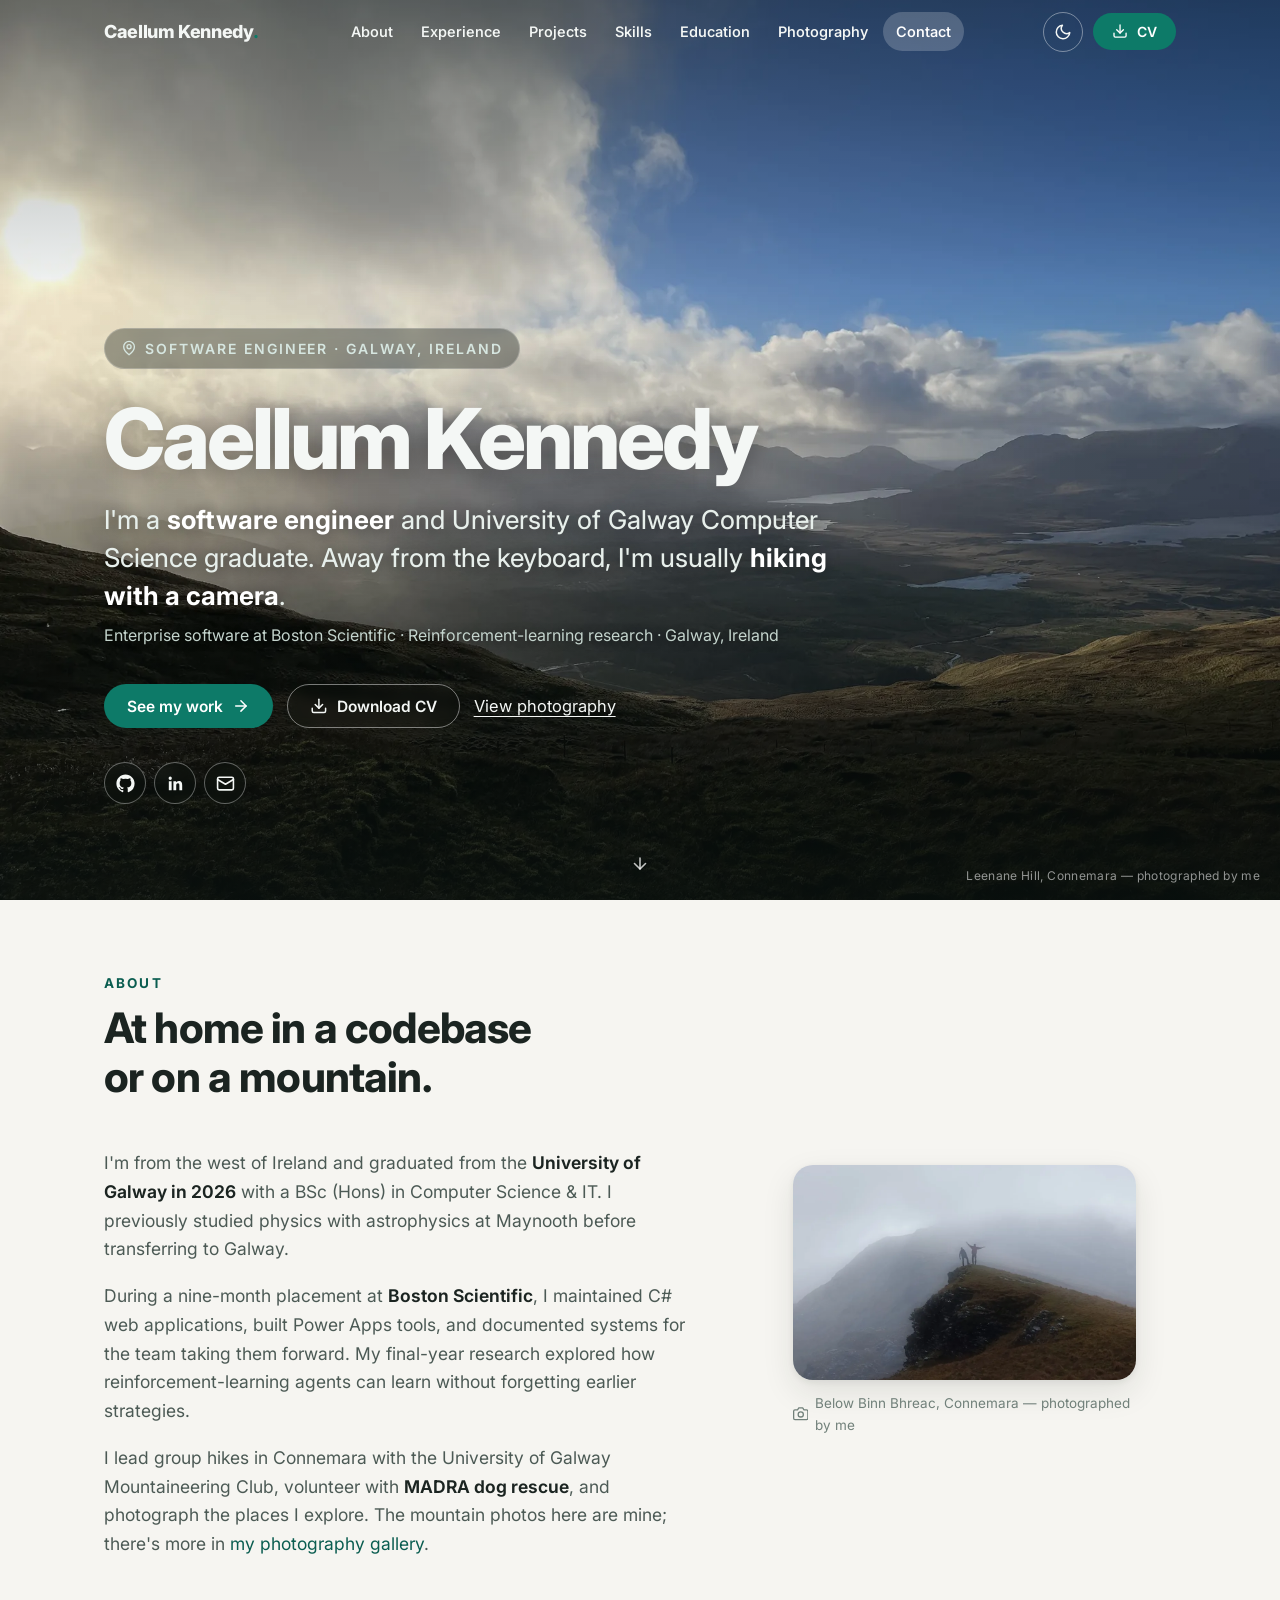
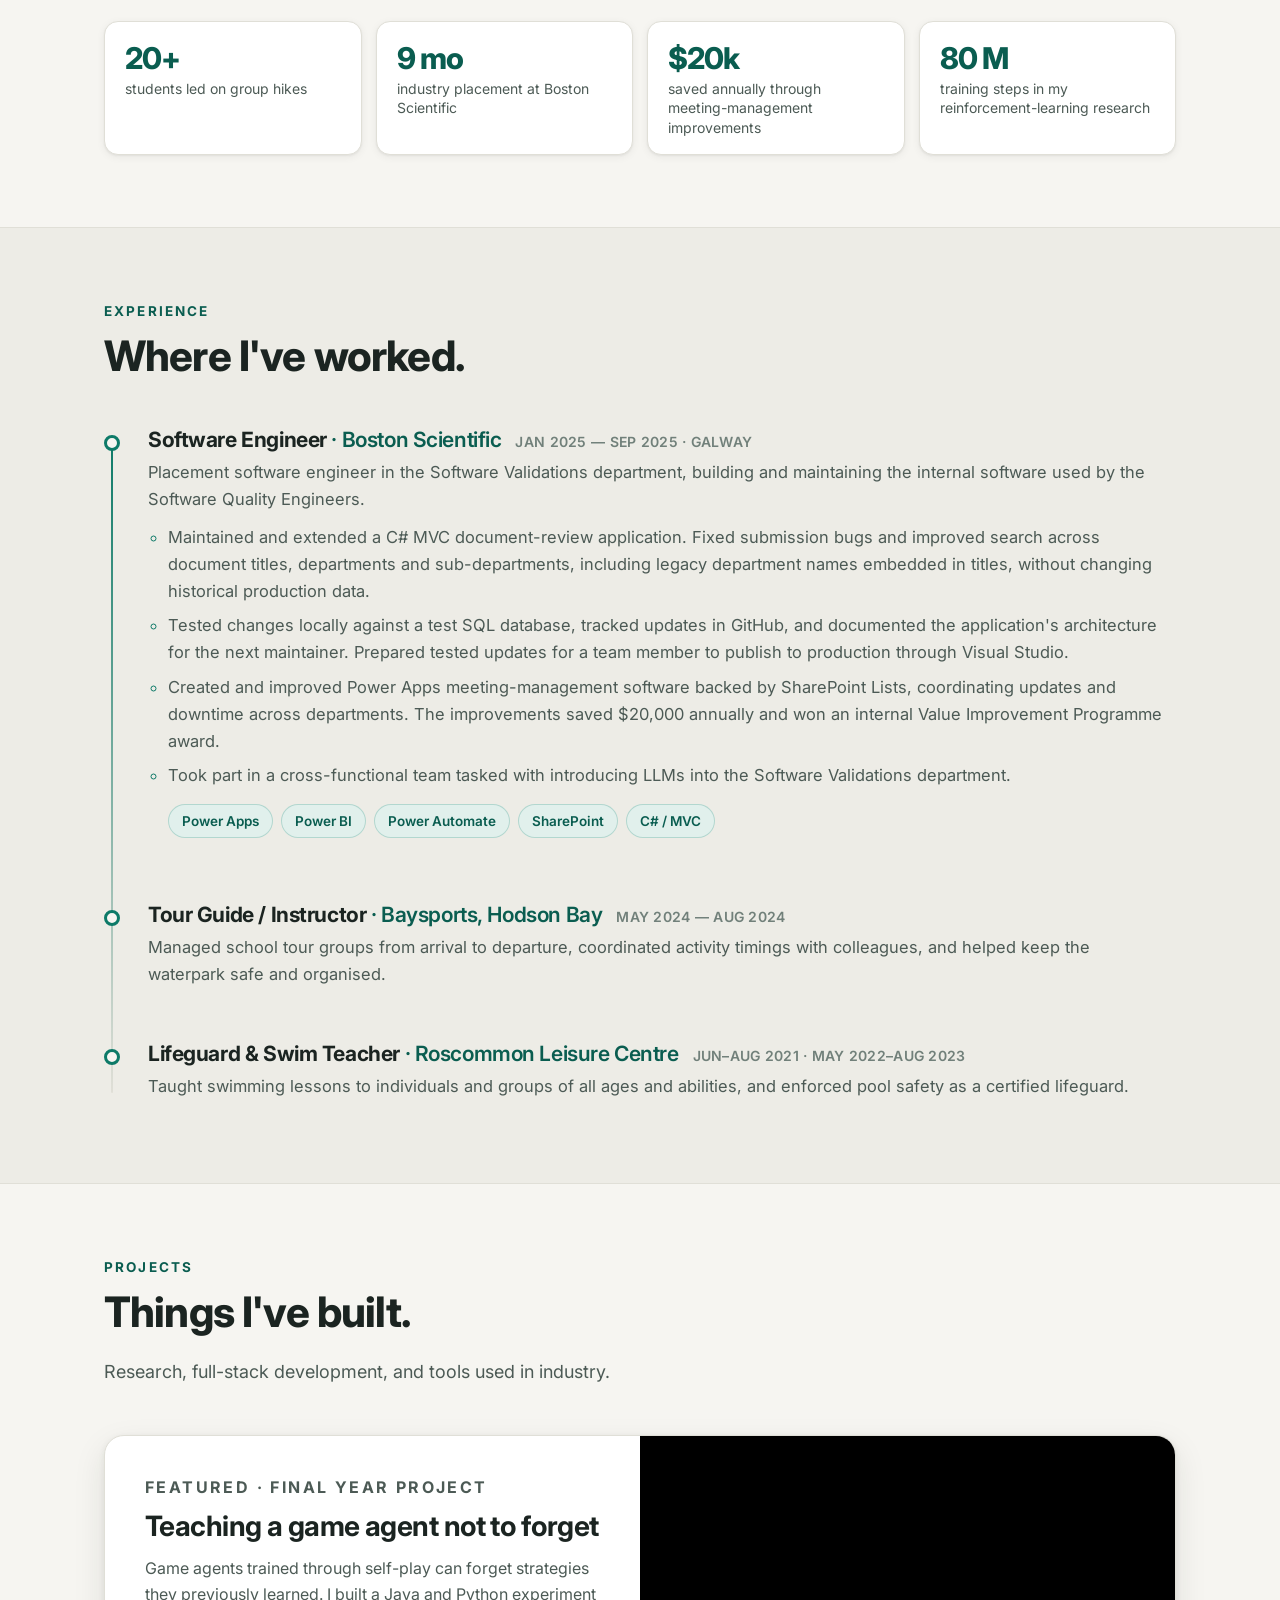
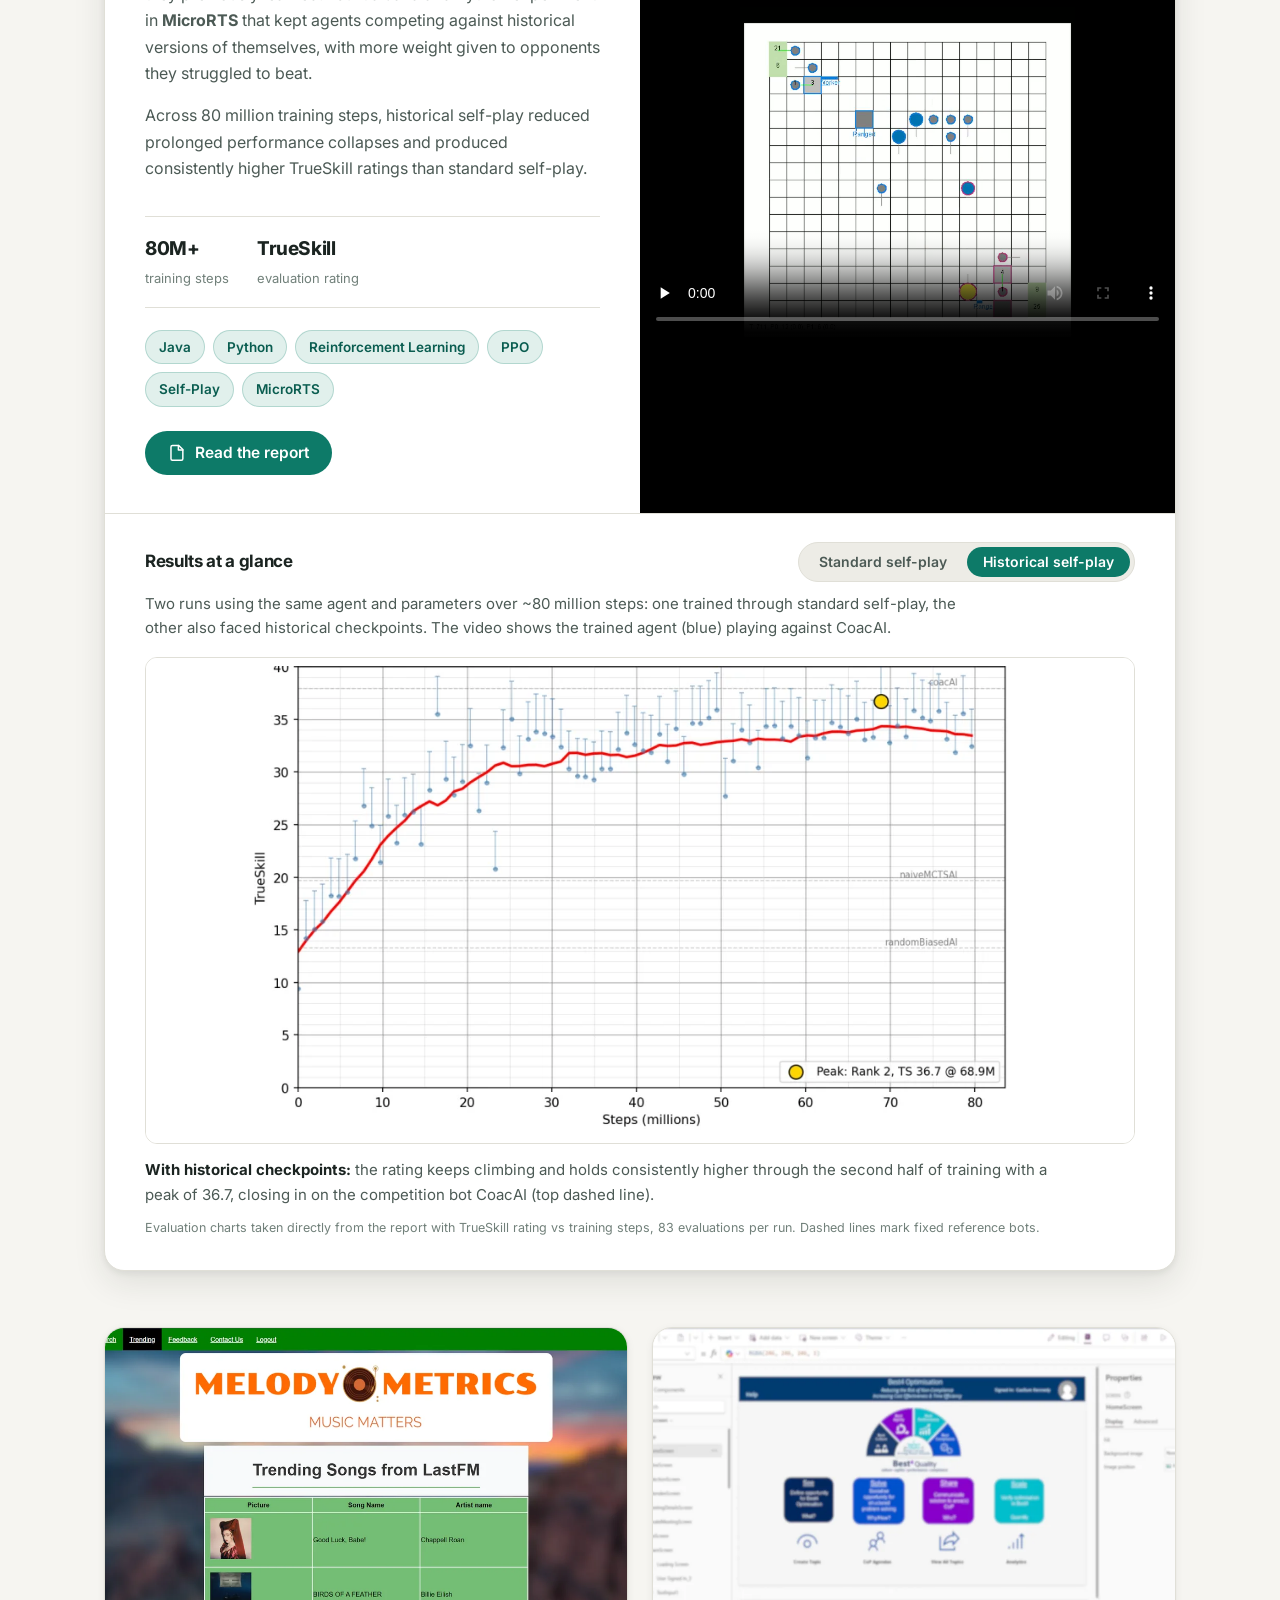
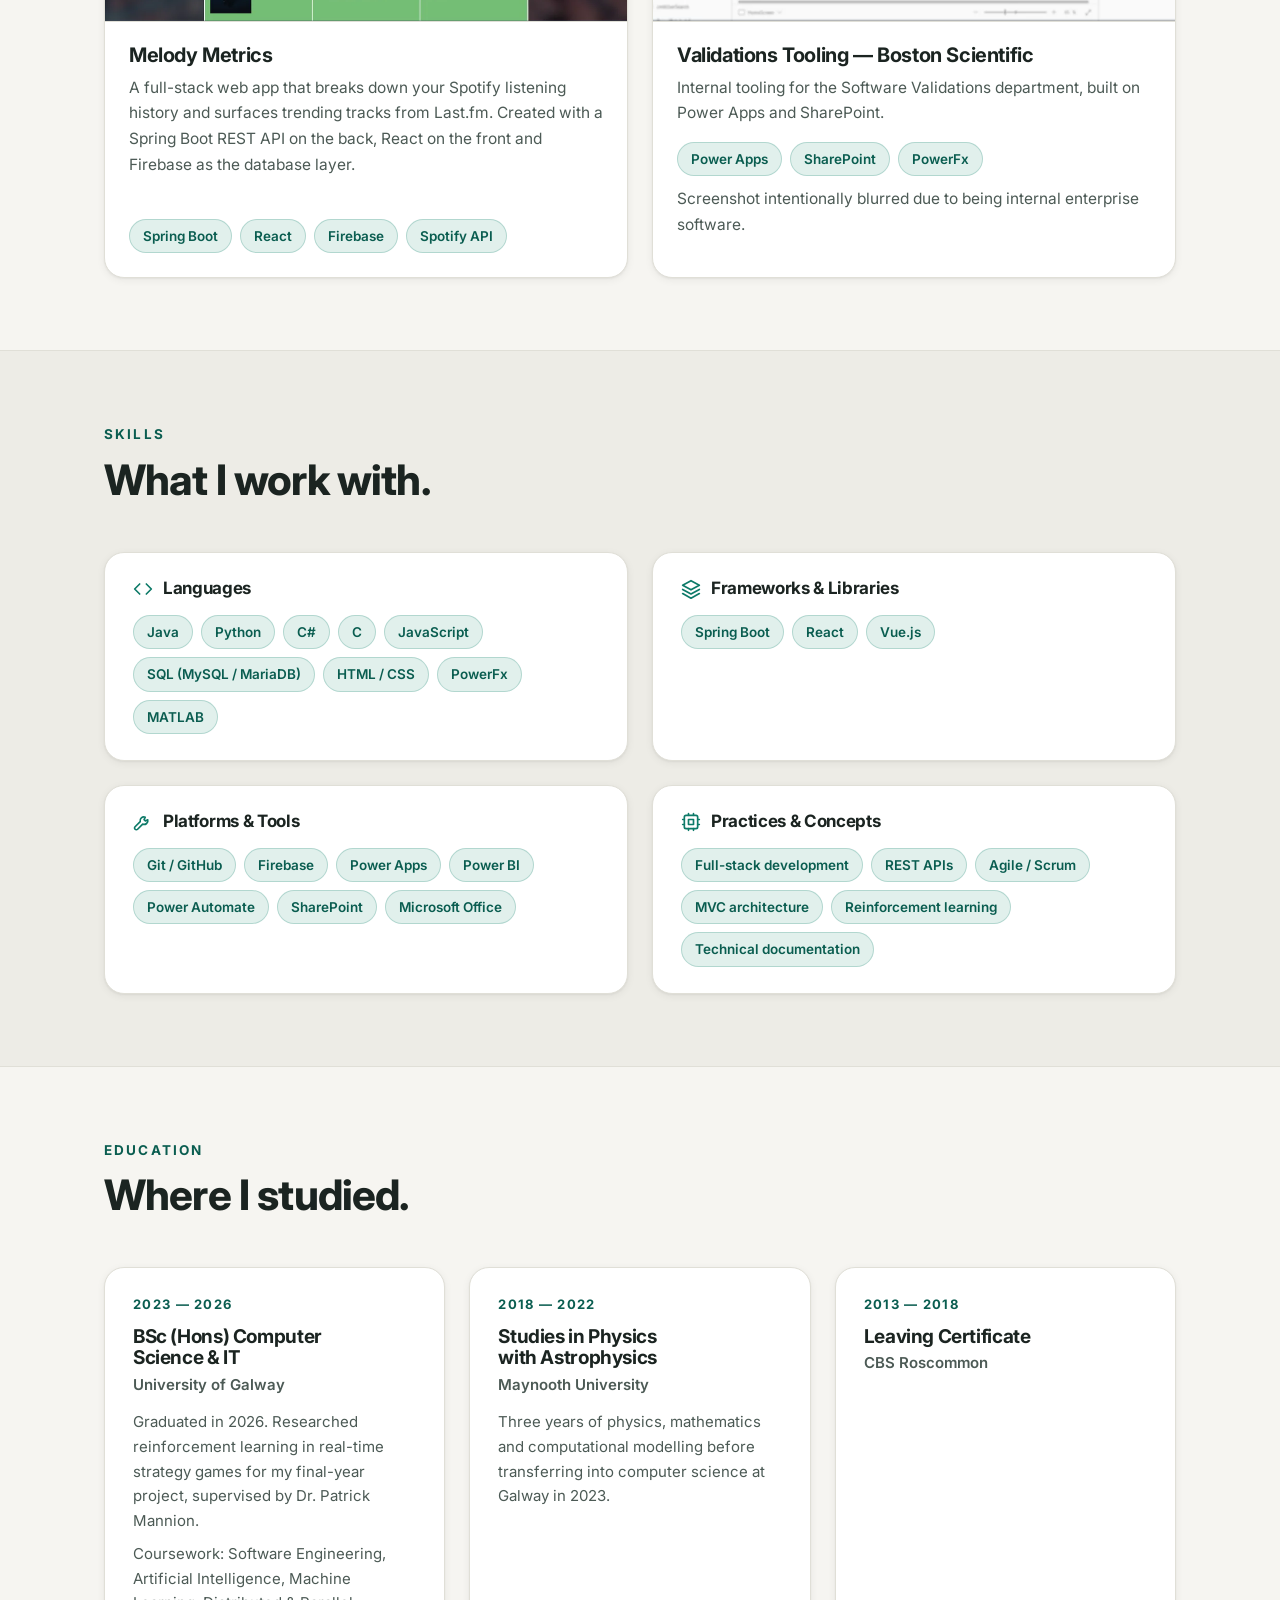
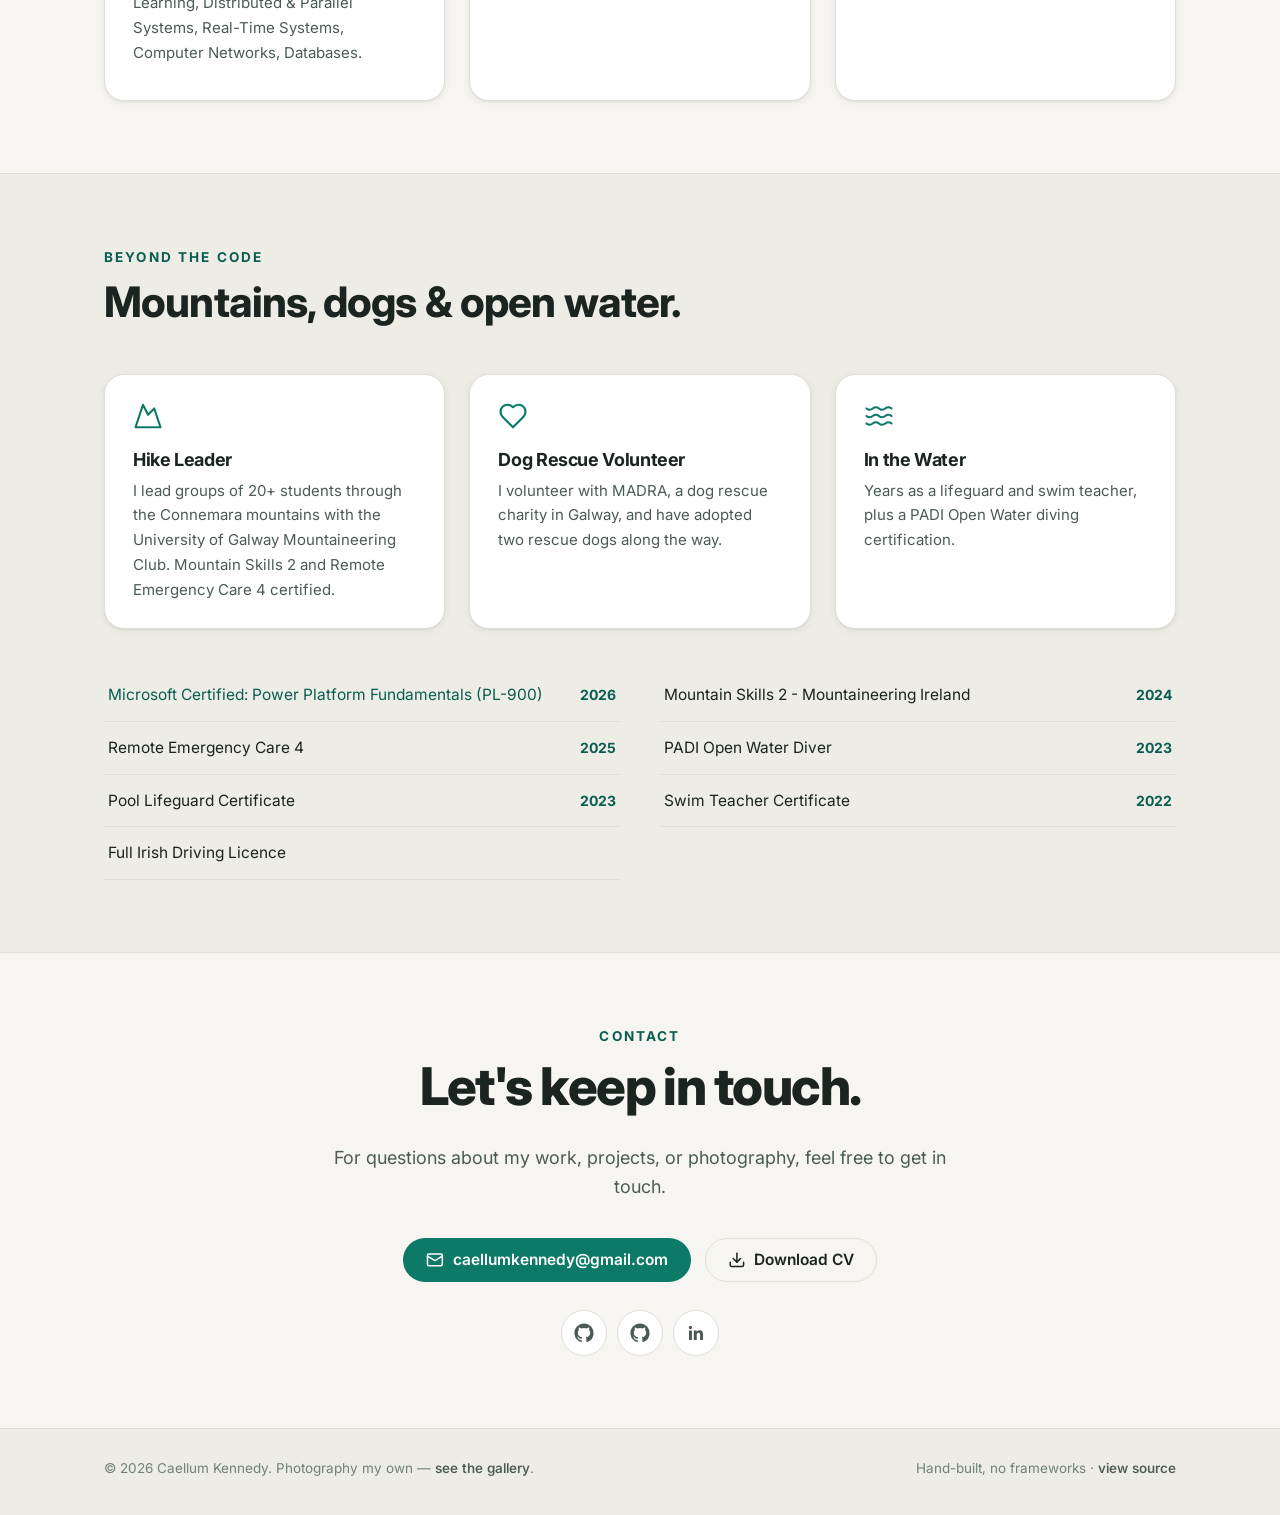
<file: index.html>
<!DOCTYPE html>
<html lang="en" class="no-js">

<head>
  <meta charset="UTF-8">
  <meta name="viewport" content="width=device-width, initial-scale=1">
  <title>Caellum Kennedy — Software Engineer | Galway, Ireland</title>
  <meta name="description"
    content="Caellum Kennedy, software engineer and University of Galway Computer Science graduate. Industry projects, reinforcement-learning research, photography and hiking.">
  <meta name="author" content="Caellum Kennedy">
  <link rel="canonical" href="https://caellumkennedy.com/">
  <meta name="theme-color" content="#f6f5f1" media="(prefers-color-scheme: light)">
  <meta name="theme-color" content="#0e1513" media="(prefers-color-scheme: dark)">

  <meta property="og:title" content="Caellum Kennedy — Software Engineer">
  <meta property="og:description"
    content="Caellum Kennedy, software engineer and University of Galway Computer Science graduate. Industry projects, reinforcement-learning research, photography and hiking.">
  <meta property="og:image" content="https://caellumkennedy.com/images/og-image.jpg">
  <meta property="og:url" content="https://caellumkennedy.com/">
  <meta property="og:type" content="website">
  <meta name="twitter:card" content="summary_large_image">
  <meta name="twitter:title" content="Caellum Kennedy — Software Engineer">
  <meta name="twitter:description"
    content="Caellum Kennedy, software engineer and University of Galway Computer Science graduate. Industry projects, reinforcement-learning research, photography and hiking.">
  <meta name="twitter:image" content="https://caellumkennedy.com/images/og-image.jpg">

  <link rel="icon" href="/images/favicon.svg" type="image/svg+xml">
  <link rel="preload" as="image" href="/images/hero-2000.webp"
    imagesrcset="/images/hero-1100.webp 1100w, /images/hero-2000.webp 2000w" imagesizes="100vw" fetchpriority="high">
  <link rel="stylesheet" href="/styles.css">

  <script>
    // Set theme before first paint to avoid a flash of the wrong theme.
    (function () {
      document.documentElement.classList.remove('no-js');
      var stored = localStorage.getItem('theme');
      var theme = stored || (matchMedia('(prefers-color-scheme: dark)').matches ? 'dark' : 'light');
      document.documentElement.setAttribute('data-theme', theme);
    })();
  </script>

  <script type="application/ld+json">
  {
    "@context": "https://schema.org",
    "@type": "Person",
    "name": "Caellum Kennedy",
    "jobTitle": "Software Engineer",
    "url": "https://caellumkennedy.com",
    "image": "https://caellumkennedy.com/images/og-image.jpg",
    "email": "caellumkennedy@gmail.com",
    "address": {
      "@type": "PostalAddress",
      "addressLocality": "Galway",
      "addressCountry": "IE"
    },
    "alumniOf": [
      { "@type": "CollegeOrUniversity", "name": "University of Galway" },
      { "@type": "CollegeOrUniversity", "name": "Maynooth University" }
    ],
    "knowsAbout": ["Software Engineering", "Full-Stack Development", "Reinforcement Learning", "Java", "Python", "C#", "Spring Boot", "React", "Microsoft Power Platform"],
    "hasCredential": {
      "@type": "EducationalOccupationalCredential",
      "name": "Microsoft Certified: Power Platform Fundamentals (PL-900)",
      "credentialCategory": "certification",
      "dateCreated": "2026-06-10"
    },
    "sameAs": [
      "https://github.com/reer123",
      "https://github.com/caellumkennedy",
      "https://www.linkedin.com/in/caellum-kennedy-2167743b9/"
    ]
  }
  </script>
</head>

<body>

  <!-- Inline SVG icon sprite -->
  <svg xmlns="http://www.w3.org/2000/svg" style="display:none" aria-hidden="true">
    <symbol id="i-github" viewBox="0 0 24 24">
      <path
        d="M12 .5C5.65.5.5 5.65.5 12c0 5.08 3.29 9.39 7.86 10.91.58.11.79-.25.79-.55 0-.27-.01-1.17-.02-2.12-3.2.7-3.88-1.36-3.88-1.36-.52-1.33-1.28-1.68-1.28-1.68-1.04-.71.08-.7.08-.7 1.15.08 1.76 1.19 1.76 1.19 1.03 1.75 2.69 1.25 3.34.95.1-.74.4-1.25.72-1.54-2.55-.29-5.24-1.28-5.24-5.68 0-1.26.45-2.28 1.19-3.09-.12-.29-.52-1.46.11-3.05 0 0 .97-.31 3.17 1.18a11 11 0 0 1 5.78 0c2.2-1.49 3.17-1.18 3.17-1.18.63 1.59.23 2.76.11 3.05.74.81 1.19 1.83 1.19 3.09 0 4.41-2.69 5.38-5.26 5.66.41.36.78 1.05.78 2.13 0 1.54-.01 2.78-.01 3.16 0 .31.21.67.8.55A11.51 11.51 0 0 0 23.5 12C23.5 5.65 18.35.5 12 .5Z" />
    </symbol>
    <symbol id="i-linkedin" viewBox="0 0 24 24">
      <path
        d="M20.45 20.45h-3.55v-5.57c0-1.33-.03-3.04-1.85-3.04-1.86 0-2.14 1.45-2.14 2.94v5.67H9.35V9h3.41v1.56h.05c.48-.9 1.64-1.85 3.37-1.85 3.6 0 4.27 2.37 4.27 5.46v6.28ZM5.34 7.43a2.06 2.06 0 1 1 0-4.12 2.06 2.06 0 0 1 0 4.12ZM7.12 20.45H3.56V9h3.56v11.45Z" />
    </symbol>
    <symbol id="i-mail" viewBox="0 0 24 24">
      <rect x="2" y="4" width="20" height="16" rx="2" />
      <path d="m22 7-10 6L2 7" />
    </symbol>
    <symbol id="i-download" viewBox="0 0 24 24">
      <path d="M21 15v4a2 2 0 0 1-2 2H5a2 2 0 0 1-2-2v-4" />
      <path d="m7 10 5 5 5-5" />
      <path d="M12 15V3" />
    </symbol>
    <symbol id="i-pin" viewBox="0 0 24 24">
      <path d="M20 10c0 6-8 12-8 12S4 16 4 10a8 8 0 1 1 16 0Z" />
      <circle cx="12" cy="10" r="3" />
    </symbol>
    <symbol id="i-arrow-down" viewBox="0 0 24 24">
      <path d="M12 5v14" />
      <path d="m19 12-7 7-7-7" />
    </symbol>
    <symbol id="i-arrow-right" viewBox="0 0 24 24">
      <path d="M5 12h14" />
      <path d="m12 5 7 7-7 7" />
    </symbol>
    <symbol id="i-file" viewBox="0 0 24 24">
      <path d="M14.5 2H6a2 2 0 0 0-2 2v16a2 2 0 0 0 2 2h12a2 2 0 0 0 2-2V7.5L14.5 2Z" />
      <path d="M14 2v6h6" />
    </symbol>
    <symbol id="i-moon" viewBox="0 0 24 24">
      <path d="M21 12.79A9 9 0 1 1 11.21 3 7 7 0 0 0 21 12.79Z" />
    </symbol>
    <symbol id="i-sun" viewBox="0 0 24 24">
      <circle cx="12" cy="12" r="4" />
      <path
        d="M12 2v2m0 16v2M4.93 4.93l1.41 1.41m11.32 11.32 1.41 1.41M2 12h2m16 0h2M4.93 19.07l1.41-1.41M17.66 6.34l1.41-1.41" />
    </symbol>
    <symbol id="i-menu" viewBox="0 0 24 24">
      <path d="M4 6h16M4 12h16M4 18h16" />
    </symbol>
    <symbol id="i-code" viewBox="0 0 24 24">
      <path d="m16 18 6-6-6-6" />
      <path d="m8 6-6 6 6 6" />
    </symbol>
    <symbol id="i-cpu" viewBox="0 0 24 24">
      <rect x="4" y="4" width="16" height="16" rx="2" />
      <rect x="9" y="9" width="6" height="6" />
      <path d="M9 2v2m6-2v2M9 20v2m6-2v2M2 9h2m-2 6h2M20 9h2m-2 6h2" />
    </symbol>
    <symbol id="i-layers" viewBox="0 0 24 24">
      <path d="m12 2 10 5.5L12 13 2 7.5 12 2Z" />
      <path d="m2 12.5 10 5.5 10-5.5" />
      <path d="m2 17.5 10 5.5 10-5.5" />
    </symbol>
    <symbol id="i-wrench" viewBox="0 0 24 24">
      <path
        d="M14.7 6.3a4.5 4.5 0 0 0-6.06 5.27L2.5 17.71a2.12 2.12 0 1 0 3 3l6.13-6.14A4.5 4.5 0 0 0 17.7 9.3l-2.83 1.41-1.58-1.58L14.7 6.3Z" />
    </symbol>
    <symbol id="i-mountain" viewBox="0 0 24 24">
      <path d="m8 3 4 8 5-5 5 15H2L8 3Z" />
    </symbol>
    <symbol id="i-heart" viewBox="0 0 24 24">
      <path
        d="M19 14c1.49-1.46 3-3.21 3-5.5A5.5 5.5 0 0 0 16.5 3c-1.76 0-3 .5-4.5 2-1.5-1.5-2.74-2-4.5-2A5.5 5.5 0 0 0 2 8.5c0 2.3 1.5 4.05 3 5.5l7 7 7-7Z" />
    </symbol>
    <symbol id="i-waves" viewBox="0 0 24 24">
      <path d="M2 6c.6.5 1.2 1 2.5 1C7 7 7 5 9.5 5c2.6 0 2.4 2 5 2 2.5 0 2.5-2 5-2 1.3 0 1.9.5 2.5 1" />
      <path d="M2 12c.6.5 1.2 1 2.5 1 2.5 0 2.5-2 5-2 2.6 0 2.4 2 5 2 2.5 0 2.5-2 5-2 1.3 0 1.9.5 2.5 1" />
      <path d="M2 18c.6.5 1.2 1 2.5 1 2.5 0 2.5-2 5-2 2.6 0 2.4 2 5 2 2.5 0 2.5-2 5-2 1.3 0 1.9.5 2.5 1" />
    </symbol>
    <symbol id="i-camera" viewBox="0 0 24 24">
      <path d="M23 19a2 2 0 0 1-2 2H3a2 2 0 0 1-2-2V8a2 2 0 0 1 2-2h4l2-3h6l2 3h4a2 2 0 0 1 2 2v11Z" />
      <circle cx="12" cy="13" r="4" />
    </symbol>
  </svg>

  <a class="skip-link" href="#main">Skip to content</a>

  <header class="site-header" id="site-header">
    <div class="container">
      <a class="brand" href="#top" aria-label="Back to top">Caellum Kennedy<span class="brand-dot">.</span></a>

      <nav class="site-nav" id="site-nav" aria-label="Main navigation">
        <a class="nav-link" href="#about">About</a>
        <a class="nav-link" href="#experience">Experience</a>
        <a class="nav-link" href="#projects">Projects</a>
        <a class="nav-link" href="#skills">Skills</a>
        <a class="nav-link" href="#education">Education</a>
        <a class="nav-link" href="/photography.html">Photography</a>
        <a class="nav-link" href="#contact">Contact</a>
      </nav>

      <div class="header-actions">
        <button class="theme-toggle" id="theme-toggle" type="button" aria-label="Toggle dark mode">
          <svg class="icon icon--moon" aria-hidden="true">
            <use href="#i-moon" />
          </svg>
          <svg class="icon icon--sun" aria-hidden="true">
            <use href="#i-sun" />
          </svg>
        </button>
        <a class="btn btn--primary header-cv" href="/files/caellum_kennedy_CV.pdf" download="Caellum_Kennedy_CV.pdf">
          <svg class="icon" aria-hidden="true">
            <use href="#i-download" />
          </svg> CV
        </a>
        <button class="nav-toggle" id="nav-toggle" type="button" aria-label="Open menu" aria-expanded="false"
          aria-controls="site-nav">
          <svg class="icon" aria-hidden="true">
            <use href="#i-menu" />
          </svg>
        </button>
      </div>
    </div>
  </header>

  <main id="main">

    <!-- ============ Hero ============ -->
    <section class="hero" id="top">
      <img class="hero-bg" src="/images/hero-2000.webp"
        srcset="/images/hero-1100.webp 1100w, /images/hero-2000.webp 2000w" sizes="100vw"
        alt="Sunlight breaking through clouds over the lakes and mountains of Connemara, seen from Leenane Hill"
        fetchpriority="high">
      <div class="hero-scrim" aria-hidden="true"></div>

      <div class="hero-content container">
        <p class="hero-eyebrow">
          <svg class="icon" aria-hidden="true">
            <use href="#i-pin" />
          </svg>
          Software Engineer · Galway, Ireland
        </p>
        <h1>Caellum Kennedy</h1>
        <p class="hero-tagline">I'm a <strong>software engineer</strong> and University of Galway Computer Science
          graduate. Away from the keyboard, I'm usually <strong>hiking with a camera</strong>.</p>
        <p class="hero-sub">Enterprise software at Boston Scientific · Reinforcement-learning research · Galway, Ireland</p>

        <div class="hero-cta">
          <a class="btn btn--primary" href="#projects">
            See my work <svg class="icon" aria-hidden="true">
              <use href="#i-arrow-right" />
            </svg>
          </a>
          <a class="btn btn--ghost" href="/files/caellum_kennedy_CV.pdf" download="Caellum_Kennedy_CV.pdf">
            <svg class="icon" aria-hidden="true">
              <use href="#i-download" />
            </svg> Download CV
          </a>
          <a class="hero-photo-link" href="/photography.html">View photography</a>
        </div>

        <div class="hero-social">
          <a href="https://github.com/reer123" target="_blank" rel="noopener noreferrer" aria-label="GitHub (personal)">
            <svg class="icon icon--fill" aria-hidden="true">
              <use href="#i-github" />
            </svg>
          </a>
          <a href="https://www.linkedin.com/in/caellum-kennedy-2167743b9/" target="_blank" rel="noopener noreferrer"
            aria-label="LinkedIn">
            <svg class="icon icon--fill" aria-hidden="true">
              <use href="#i-linkedin" />
            </svg>
          </a>
          <a href="mailto:caellumkennedy@gmail.com" aria-label="Email Caellum">
            <svg class="icon" aria-hidden="true">
              <use href="#i-mail" />
            </svg>
          </a>
        </div>
      </div>

      <a class="scroll-cue" href="#about" aria-label="Scroll to About section">
        <svg class="icon" aria-hidden="true">
          <use href="#i-arrow-down" />
        </svg>
      </a>
      <p class="hero-credit">Leenane Hill, Connemara — photographed by me</p>
    </section>

    <!-- ============ About ============ -->
    <section class="section" id="about">
      <div class="container">
        <div class="section-head">
          <span class="section-eyebrow">About</span>
          <h2>At home in a codebase or on a mountain.</h2>
        </div>

        <div class="about-grid">
          <div class="about-copy">
            <p>I'm from the west of Ireland and graduated from the <strong>University of Galway in 2026</strong>
              with a BSc (Hons) in Computer Science &amp; IT. I previously studied physics with astrophysics at
              Maynooth before transferring to Galway.</p>
            <p>During a nine-month placement at <strong>Boston Scientific</strong>, I maintained C# web applications,
              built Power Apps tools, and documented systems for the team taking them forward. My final-year
              research explored how reinforcement-learning agents can learn without forgetting earlier strategies.</p>
            <p>I lead group hikes in Connemara with the University of Galway Mountaineering Club, volunteer with
              <strong>MADRA dog rescue</strong>, and photograph the places I explore. The mountain photos here are
              mine; there's more in <a href="/photography.html">my photography gallery</a>.</p>
          </div>

          <figure class="about-photo">
            <img src="/images/ridge-1000.webp" width="1000" height="625"
              alt="Two hikers celebrating on a rocky ridge in thick mist in the Connemara mountains" loading="lazy">
            <figcaption>
              <svg class="icon" aria-hidden="true">
                <use href="#i-camera" />
              </svg>
              Below Binn Bhreac, Connemara — photographed by me
            </figcaption>
          </figure>
        </div>

        <div class="stats">
          <div class="stat"><b>20+</b><span>students led on group hikes</span></div>
          <div class="stat"><b>9 mo</b><span>industry placement at Boston Scientific</span></div>
          <div class="stat"><b>$20k</b><span>saved annually through meeting-management improvements</span>
          </div>
          <div class="stat"><b>80 M</b><span>training steps in my reinforcement-learning research</span></div>
        </div>
      </div>
    </section>

    <!-- ============ Experience ============ -->
    <section class="section section--sunken" id="experience">
      <div class="container">
        <div class="section-head">
          <span class="section-eyebrow">Experience</span>
          <h2>Where I've worked.</h2>
        </div>

        <ol class="timeline">
          <li class="timeline-item">
            <div class="timeline-meta">
              <h3>Software Engineer <span class="timeline-org">· Boston Scientific</span></h3>
              <span class="timeline-dates">Jan 2025 — Sep 2025 · Galway</span>
            </div>
            <p>Placement software engineer in the Software Validations department, building and maintaining the
              internal software used by the Software Quality Engineers.</p>
            <ul>
              <li>Maintained and extended a C# MVC document-review application. Fixed submission bugs and improved
                search across document titles, departments and sub-departments, including legacy department names
                embedded in titles, without changing historical production data.</li>
              <li>Tested changes locally against a test SQL database, tracked updates in GitHub, and documented the
                application's architecture for the next maintainer. Prepared tested updates for a team member to
                publish to production through Visual Studio.</li>
              <li>Created and improved Power Apps meeting-management software backed by SharePoint Lists, coordinating
                updates and downtime across departments. The improvements saved $20,000 annually and won an internal
                Value Improvement Programme award.</li>
              <li>Took part in a cross-functional team tasked with introducing LLMs into the Software Validations
                department.</li>
            </ul>
            <ul class="tags">
              <li class="tag">Power Apps</li>
              <li class="tag">Power BI</li>
              <li class="tag">Power Automate</li>
              <li class="tag">SharePoint</li>
              <li class="tag">C# / MVC</li>
            </ul>
          </li>

          <li class="timeline-item">
            <div class="timeline-meta">
              <h3>Tour Guide / Instructor <span class="timeline-org">· Baysports, Hodson Bay</span></h3>
              <span class="timeline-dates">May 2024 — Aug 2024</span>
            </div>
            <p>Managed school tour groups from arrival to departure, coordinated activity timings with colleagues, and
              helped keep the waterpark safe and organised.</p>
          </li>

          <li class="timeline-item">
            <div class="timeline-meta">
              <h3>Lifeguard &amp; Swim Teacher <span class="timeline-org">· Roscommon Leisure Centre</span></h3>
              <span class="timeline-dates">Jun–Aug 2021 · May 2022–Aug 2023</span>
            </div>
            <p>Taught swimming lessons to individuals and groups of all ages and abilities, and enforced pool safety as
              a certified lifeguard.</p>
          </li>
        </ol>
      </div>
    </section>

    <!-- ============ Projects ============ -->
    <section class="section" id="projects">
      <div class="container">
        <div class="section-head">
          <span class="section-eyebrow">Projects</span>
          <h2>Things I've built.</h2>
          <p class="section-lede">Research, full-stack development, and tools used in industry.</p>
        </div>

        <!-- Featured: Final Year Project -->
        <article class="featured">
          <div class="featured-body">
            <p class="featured-kicker">Featured · Final Year Project</p>
            <h3>Teaching a game agent not to forget</h3>
            <p>Game agents trained through self-play can forget strategies they previously learned. I built a
              Java and Python experiment in <strong>MicroRTS</strong> that kept agents competing against historical
              versions of themselves, with more weight given to opponents they struggled to beat.</p>
            <p>Across 80 million training steps, historical self-play reduced prolonged performance collapses and
              produced consistently higher TrueSkill ratings than standard self-play.</p>
            <div class="featured-facts">
              <div><b>80M+</b><span>training steps</span></div>
              <div><b>TrueSkill</b><span>evaluation rating</span></div>
            </div>
            <ul class="tags">
              <li class="tag">Java</li>
              <li class="tag">Python</li>
              <li class="tag">Reinforcement Learning</li>
              <li class="tag">PPO</li>
              <li class="tag">Self-Play</li>
              <li class="tag">MicroRTS</li>
            </ul>
            <div class="featured-actions">
              <a class="btn btn--primary" href="/files/Final Year Project.pdf" download>
                <svg class="icon" aria-hidden="true">
                  <use href="#i-file" />
                </svg> Read the report
              </a>
            </div>
          </div>

          <div class="featured-media">
            <video controls preload="none" poster="/images/fyp-poster.jpg" width="1280" height="800"
              aria-label="Video of the trained reinforcement-learning agent playing MicroRTS against CoacAI">
              <source src="/files/rl-video-step-0-to-step-50000.mp4" type="video/mp4">
              Your browser doesn't support embedded video.
              <a href="/files/rl-video-step-0-to-step-50000.mp4">Download the video instead.</a>
            </video>
          </div>
          <div class="results">
            <div class="results-head">
              <h4>Results at a glance</h4>
              <div class="results-tabs" aria-label="Compare the two training runs">
                <button class="results-tab" type="button" data-mode="standard" aria-pressed="false">Standard
                  self-play</button>
                <button class="results-tab" type="button" data-mode="historical"
                  aria-pressed="true">Historical
                  self-play</button>
              </div>
            </div>
            <p class="results-lede">Two runs using the same agent and parameters over ~80&nbsp;million steps: one trained through
              standard self-play, the other also faced historical checkpoints. The video shows the trained agent
              (blue) playing against CoacAI.</p>
            <div class="results-stage">
              <img class="results-chart" data-mode="standard" src="/images/fyp-standard.webp" width="1128" height="555"
                alt="TrueSkill rating over 80 million training steps without historical checkpoints — the rolling average plateaus around 27 to 31 with repeated dips, peaking at 34.8"
                loading="lazy" decoding="async">
              <img class="results-chart is-active" data-mode="historical" src="/images/fyp-historical.webp" width="1128"
                height="555"
                alt="TrueSkill rating over 80 million training steps with historical checkpoints — the rolling average keeps climbing to around 34 and holds, peaking at 36.7 near the CoacAI reference line"
                loading="lazy" decoding="async">
            </div>
            <p class="results-note" data-mode="standard" hidden><strong>Without historical checkpoints:</strong> the
              rating plateaus around 27–31 and repeatedly dips as the agent overwrites its own best strategies. Peak:
              TrueSkill 34.8.</p>
            <p class="results-note" data-mode="historical"><strong>With historical checkpoints:</strong> the
              rating keeps climbing and holds consistently higher through the second half of training with a peak of
              36.7,
              closing in on the competition bot CoacAI (top dashed line).</p>
            <p class="results-credit">Evaluation charts taken directly from the report with TrueSkill rating vs
              training steps, 83 evaluations per run. Dashed lines mark fixed reference bots.</p>
          </div>
        </article>

        <div class="project-grid">
          <article class="project-card">
            <div class="project-thumb">
              <img src="/images/melody-metrics.webp" width="1200" height="565"
                alt="Melody Metrics web app showing trending songs from Last.fm" loading="lazy">
            </div>
            <div class="project-body">
              <h3>Melody Metrics</h3>
              <p>A full-stack web app that breaks down your Spotify listening history and surfaces trending tracks from
                Last.fm. Created with a Spring Boot REST API on the back, React on the front and Firebase as the
                database layer.</p>
              <ul class="tags">
                <li class="tag">Spring Boot</li>
                <li class="tag">React</li>
                <li class="tag">Firebase</li>
                <li class="tag">Spotify API</li>
              </ul>
            </div>
          </article>

          <article class="project-card">
            <div class="project-thumb">
              <img src="/images/best4.webp" width="1200" height="565"
                alt="Best4 Optimisation internal Power Apps application at Boston Scientific (blurred for confidentiality)"
                loading="lazy">
            </div>
            <div class="project-body">
              <h3>Validations Tooling — Boston Scientific</h3>
              <p>Internal tooling for the Software Validations department, built on Power Apps and SharePoint.</p>
              <ul class="tags">
                <li class="tag">Power Apps</li>
                <li class="tag">SharePoint</li>
                <li class="tag">PowerFx</li>
              </ul>
              <p class="project-note">Screenshot intentionally blurred due to being internal enterprise software.</p>
            </div>
          </article>
        </div>
      </div>
    </section>

    <!-- ============ Skills ============ -->
    <section class="section section--sunken" id="skills">
      <div class="container">
        <div class="section-head">
          <span class="section-eyebrow">Skills</span>
          <h2>What I work with.</h2>
        </div>

        <div class="skills-grid">
          <div class="skill-group">
            <h3><svg class="icon" aria-hidden="true">
                <use href="#i-code" />
              </svg> Languages</h3>
            <ul class="tags">
              <li class="tag">Java</li>
              <li class="tag">Python</li>
              <li class="tag">C#</li>
              <li class="tag">C</li>
              <li class="tag">JavaScript</li>
              <li class="tag">SQL (MySQL / MariaDB)</li>
              <li class="tag">HTML / CSS</li>
              <li class="tag">PowerFx</li>
              <li class="tag">MATLAB</li>
            </ul>
          </div>

          <div class="skill-group">
            <h3><svg class="icon" aria-hidden="true">
                <use href="#i-layers" />
              </svg> Frameworks &amp; Libraries</h3>
            <ul class="tags">
              <li class="tag">Spring Boot</li>
              <li class="tag">React</li>
              <li class="tag">Vue.js</li>
            </ul>
          </div>

          <div class="skill-group">
            <h3><svg class="icon" aria-hidden="true">
                <use href="#i-wrench" />
              </svg> Platforms &amp; Tools</h3>
            <ul class="tags">
              <li class="tag">Git / GitHub</li>
              <li class="tag">Firebase</li>
              <li class="tag">Power Apps</li>
              <li class="tag">Power BI</li>
              <li class="tag">Power Automate</li>
              <li class="tag">SharePoint</li>
              <li class="tag">Microsoft Office</li>
            </ul>
          </div>

          <div class="skill-group">
            <h3><svg class="icon" aria-hidden="true">
                <use href="#i-cpu" />
              </svg> Practices &amp; Concepts</h3>
            <ul class="tags">
              <li class="tag">Full-stack development</li>
              <li class="tag">REST APIs</li>
              <li class="tag">Agile / Scrum</li>
              <li class="tag">MVC architecture</li>
              <li class="tag">Reinforcement learning</li>
              <li class="tag">Technical documentation</li>
            </ul>
          </div>
        </div>
      </div>
    </section>

    <!-- ============ Education ============ -->
    <section class="section" id="education">
      <div class="container">
        <div class="section-head">
          <span class="section-eyebrow">Education</span>
          <h2>Where I studied.</h2>
        </div>

        <div class="edu-grid">
          <div class="edu-card">
            <span class="edu-years">2023 — 2026</span>
            <h3><a
                href="https://www.universityofgalway.ie/courses/undergraduate-courses/computer-science-and-information-technology.html"
                target="_blank" rel="noopener noreferrer">BSc (Hons) Computer Science &amp; IT</a></h3>
            <p class="edu-school">University of Galway</p>
            <p>Graduated in 2026. Researched reinforcement learning in real-time strategy games for my final-year
              project, supervised by Dr. Patrick Mannion.</p>
            <p>Coursework: Software Engineering, Artificial Intelligence, Machine Learning, Distributed &amp; Parallel
              Systems, Real-Time Systems, Computer Networks, Databases.</p>
          </div>

          <div class="edu-card">
            <span class="edu-years">2018 — 2022</span>
            <h3><a
                href="https://www.maynoothuniversity.ie/study-maynooth/undergraduate-studies/courses/bsc-physics-astrophysics"
                target="_blank" rel="noopener noreferrer">Studies in Physics with Astrophysics</a></h3>
            <p class="edu-school">Maynooth University</p>
            <p>Three years of physics, mathematics and computational modelling before transferring into computer
              science at Galway in 2023.</p>
          </div>

          <div class="edu-card">
            <span class="edu-years">2013 — 2018</span>
            <h3>Leaving Certificate</h3>
            <p class="edu-school">CBS Roscommon</p>
          </div>
        </div>
      </div>
    </section>

    <!-- ============ Beyond the code ============ -->
    <section class="section section--sunken" id="beyond">
      <div class="container">
        <div class="section-head">
          <span class="section-eyebrow">Beyond the code</span>
          <h2>Mountains, dogs &amp; open water.</h2>
        </div>

        <div class="beyond-grid">
          <div class="beyond-card">
            <svg class="icon" aria-hidden="true">
              <use href="#i-mountain" />
            </svg>
            <h3>Hike Leader</h3>
            <p>I lead groups of 20+ students through the Connemara mountains with the University of Galway
              Mountaineering Club. Mountain Skills 2 and Remote Emergency Care 4 certified.</p>
          </div>

          <div class="beyond-card">
            <svg class="icon" aria-hidden="true">
              <use href="#i-heart" />
            </svg>
            <h3>Dog Rescue Volunteer</h3>
            <p>I volunteer with MADRA, a dog rescue charity in Galway, and have adopted two rescue dogs along the
              way.</p>
          </div>

          <div class="beyond-card">
            <svg class="icon" aria-hidden="true">
              <use href="#i-waves" />
            </svg>
            <h3>In the Water</h3>
            <p>Years as a lifeguard and swim teacher, plus a PADI Open Water diving certification.</p>
          </div>
        </div>

        <ul class="cert-list">
          <li><span><a href="/files/PowerPlatformCert.pdf" target="_blank" rel="noopener noreferrer">Microsoft
                Certified: Power Platform Fundamentals (PL-900)</a></span><span class="cert-year">2026</span></li>
          <li><span>Mountain Skills 2 - Mountaineering Ireland</span><span class="cert-year">2024</span></li>
          <li><span>Remote Emergency Care 4</span><span class="cert-year">2025</span></li>
          <li><span>PADI Open Water Diver</span><span class="cert-year">2023</span></li>
          <li><span>Pool Lifeguard Certificate</span><span class="cert-year">2023</span></li>
          <li><span>Swim Teacher Certificate</span><span class="cert-year">2022</span></li>
          <li><span>Full Irish Driving Licence</span><span class="cert-year">&nbsp;</span></li>
        </ul>
      </div>
    </section>

    <!-- ============ Contact ============ -->
    <section class="contact" id="contact">
      <div class="container">
        <span class="section-eyebrow">Contact</span>
        <h2>Let's keep in touch.</h2>
        <p class="section-lede">For questions about my work, projects, or photography, feel free to get in touch.</p>
        <div class="contact-actions">
          <a class="btn btn--primary" href="mailto:caellumkennedy@gmail.com">
            <svg class="icon" aria-hidden="true">
              <use href="#i-mail" />
            </svg> caellumkennedy@gmail.com
          </a>
          <a class="btn btn--ghost" href="/files/caellum_kennedy_CV.pdf" download="Caellum_Kennedy_CV.pdf">
            <svg class="icon" aria-hidden="true">
              <use href="#i-download" />
            </svg> Download CV
          </a>
        </div>
        <div class="contact-social">
          <a href="https://github.com/reer123" target="_blank" rel="noopener noreferrer" aria-label="GitHub (personal)">
            <svg class="icon icon--fill" aria-hidden="true">
              <use href="#i-github" />
            </svg>
          </a>
          <a href="https://github.com/caellumkennedy" target="_blank" rel="noopener noreferrer"
            aria-label="GitHub (college)">
            <svg class="icon icon--fill" aria-hidden="true">
              <use href="#i-github" />
            </svg>
          </a>
          <a href="https://www.linkedin.com/in/caellum-kennedy-2167743b9/" target="_blank" rel="noopener noreferrer"
            aria-label="LinkedIn">
            <svg class="icon icon--fill" aria-hidden="true">
              <use href="#i-linkedin" />
            </svg>
          </a>
        </div>
      </div>
    </section>
  </main>

  <footer class="site-footer">
    <div class="container">
      <p>&copy; <span id="year">2026</span> Caellum Kennedy. Photography my own — <a href="/photography.html">see the
          gallery</a>.</p>
      <p>Hand-built, no frameworks · <a href="https://github.com/Caellum-Kennedy/caellumkennedy.github.io"
          target="_blank" rel="noopener noreferrer">view source</a></p>
    </div>
  </footer>

  <script src="/site.js" defer></script>

</body>

</html>
</file>
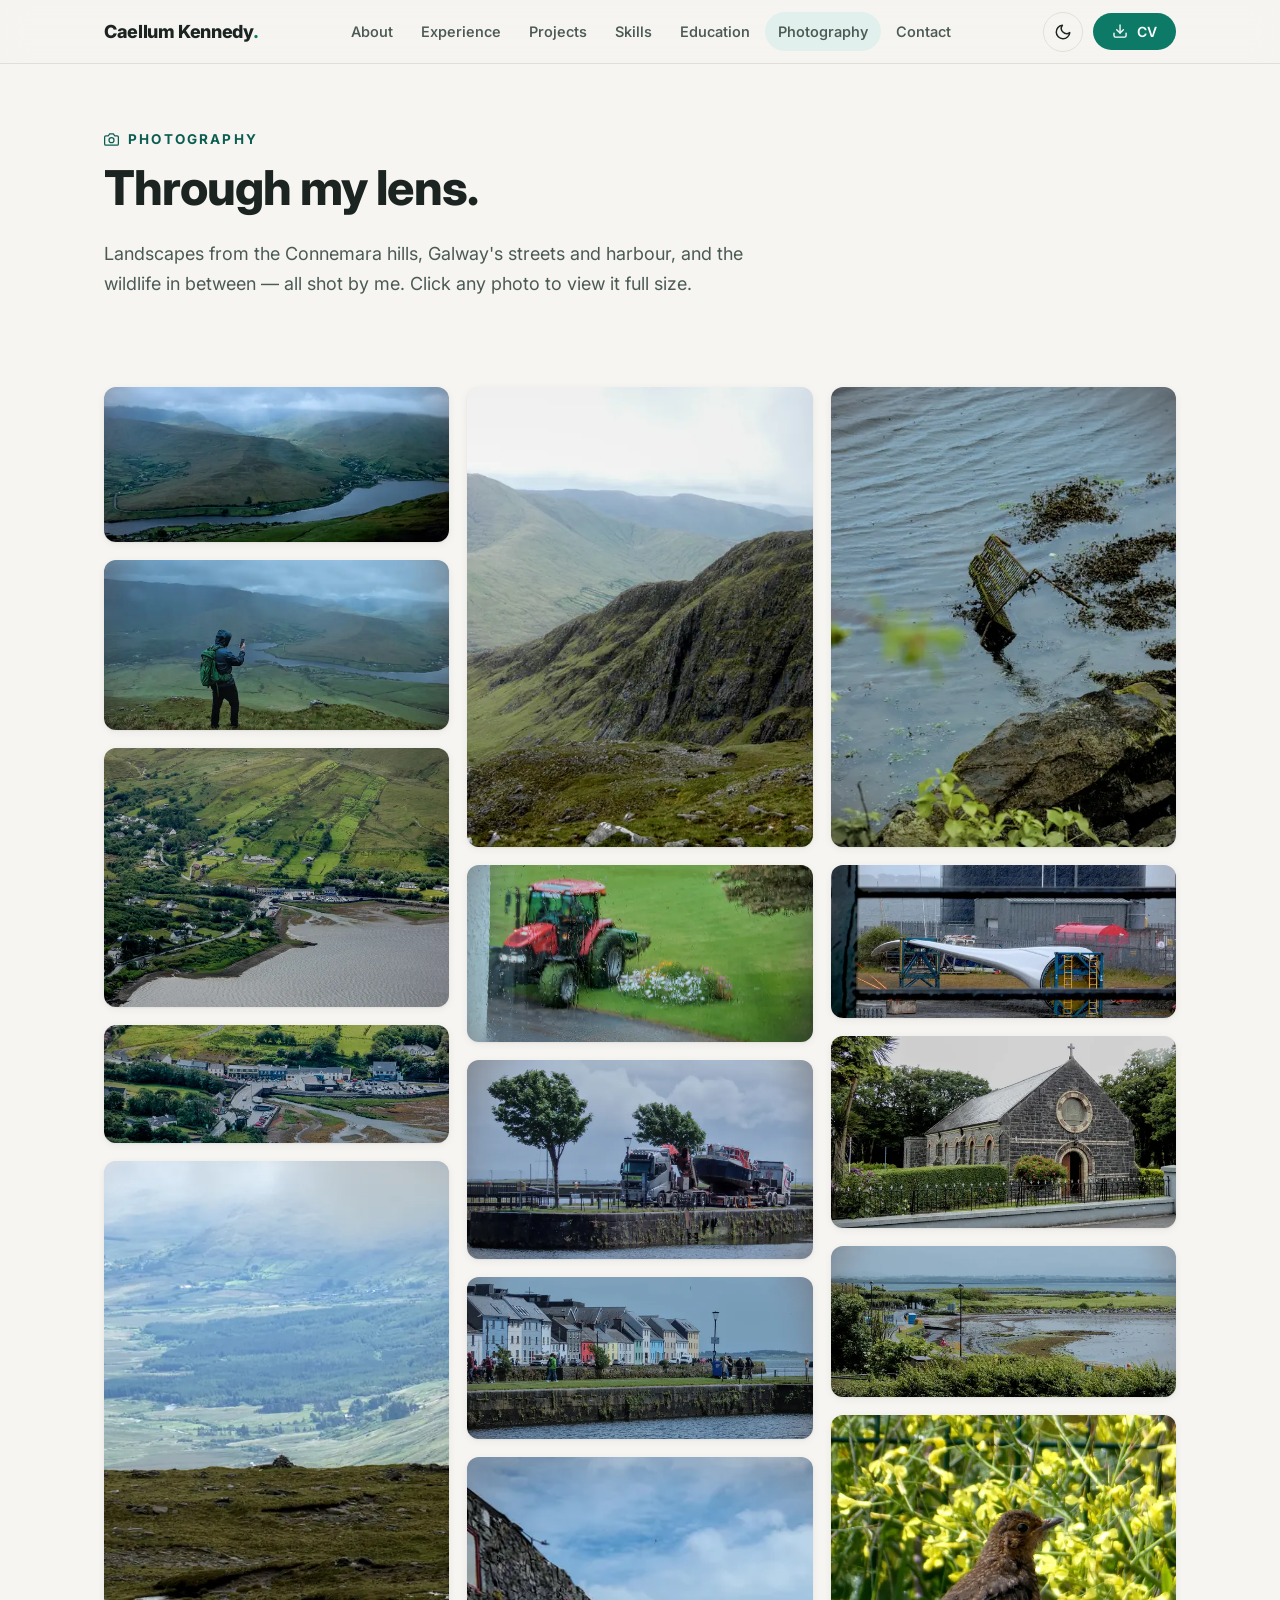
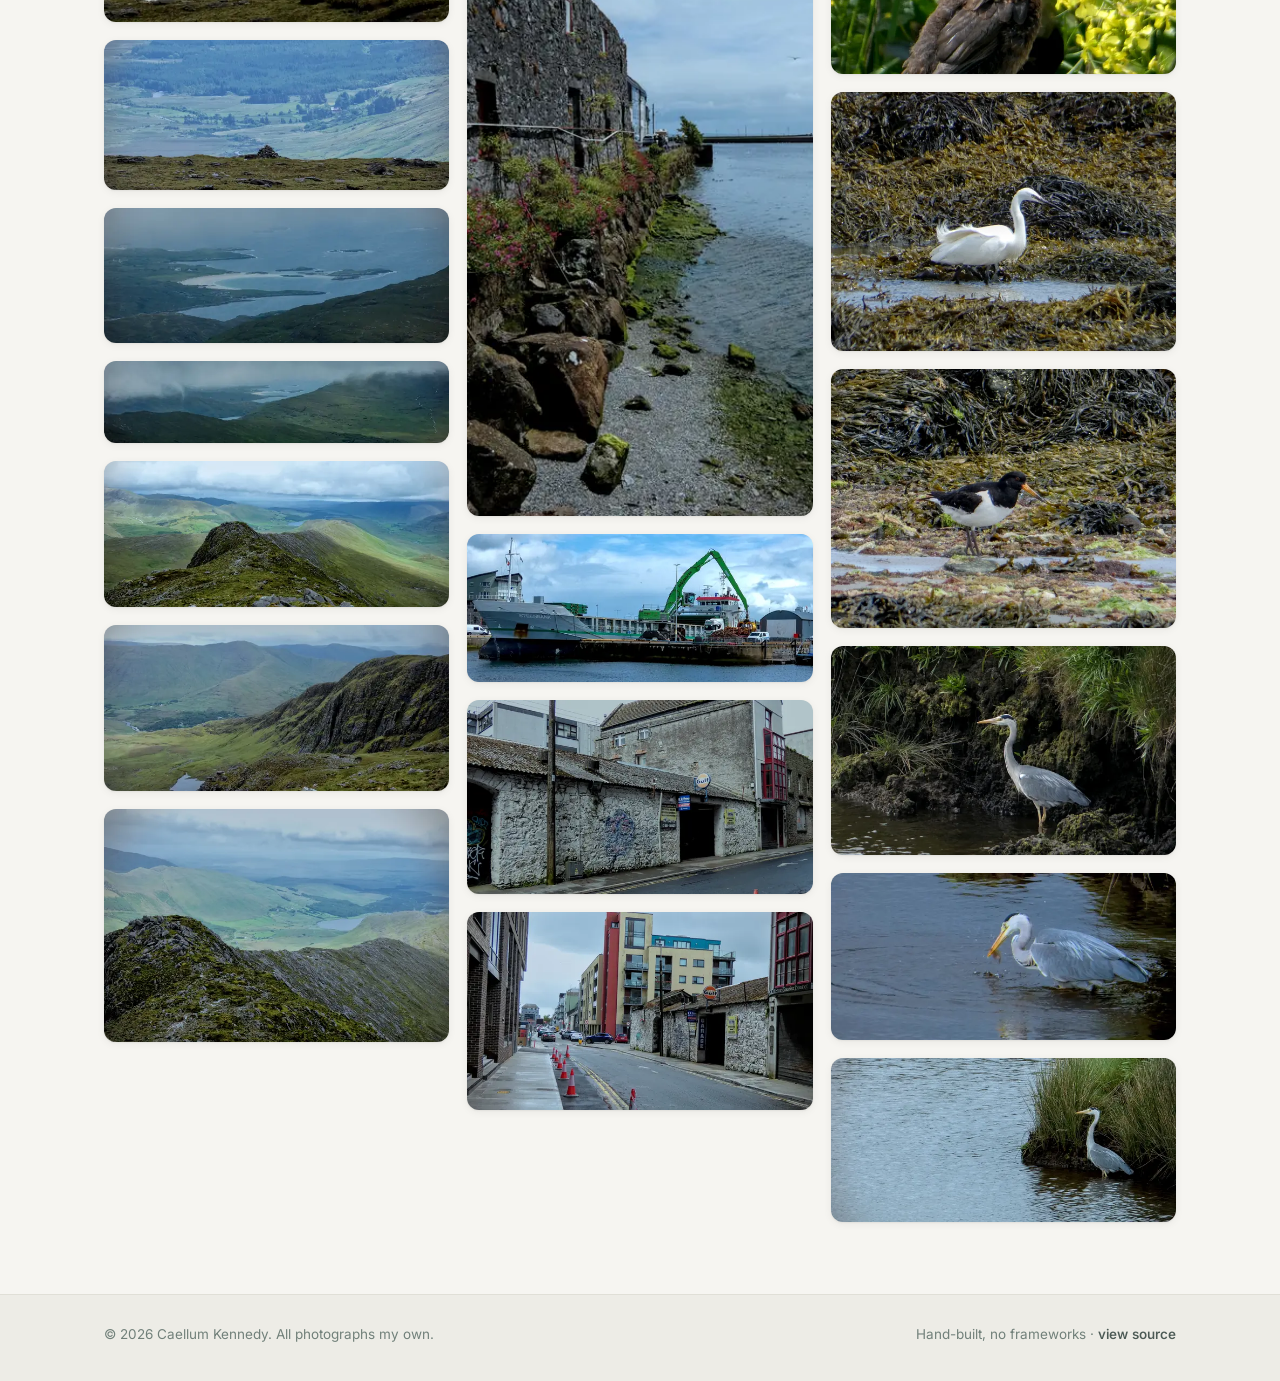
<file: photography.html>
<!DOCTYPE html>
<html lang="en" class="no-js">

<head>
  <meta charset="UTF-8">
  <meta name="viewport" content="width=device-width, initial-scale=1">
  <title>Photography — Caellum Kennedy</title>
  <meta name="description" content="Photography by Caellum Kennedy — landscapes from the Connemara mountains, Galway's streets and harbour, and the wildlife in between.">
  <meta name="author" content="Caellum Kennedy">
  <link rel="canonical" href="https://caellumkennedy.com/photography.html">
  <meta name="theme-color" content="#f6f5f1" media="(prefers-color-scheme: light)">
  <meta name="theme-color" content="#0e1513" media="(prefers-color-scheme: dark)">

  <meta property="og:title" content="Photography — Caellum Kennedy">
  <meta property="og:description" content="Landscapes from the Connemara mountains, Galway's streets and harbour, and the wildlife in between.">
  <meta property="og:image" content="https://caellumkennedy.com/images/photography/web/p1090813.webp">
  <meta property="og:url" content="https://caellumkennedy.com/photography.html">
  <meta property="og:type" content="website">
  <meta name="twitter:card" content="summary_large_image">
  <meta name="twitter:title" content="Photography — Caellum Kennedy">
  <meta name="twitter:description" content="Landscapes from the Connemara mountains, Galway's streets and harbour, and the wildlife in between.">
  <meta name="twitter:image" content="https://caellumkennedy.com/images/photography/web/p1090813.webp">

  <link rel="icon" href="/images/favicon.svg" type="image/svg+xml">
  <link rel="stylesheet" href="/styles.css">

  <script>
    // Set theme before first paint to avoid a flash of the wrong theme.
    (function () {
      document.documentElement.classList.remove('no-js');
      var stored = localStorage.getItem('theme');
      var theme = stored || (matchMedia('(prefers-color-scheme: dark)').matches ? 'dark' : 'light');
      document.documentElement.setAttribute('data-theme', theme);
    })();
  </script>
</head>

<body>

  <!-- Inline SVG icon sprite -->
  <svg xmlns="http://www.w3.org/2000/svg" style="display:none" aria-hidden="true">
    <symbol id="i-download" viewBox="0 0 24 24"><path d="M21 15v4a2 2 0 0 1-2 2H5a2 2 0 0 1-2-2v-4"/><path d="m7 10 5 5 5-5"/><path d="M12 15V3"/></symbol>
    <symbol id="i-moon" viewBox="0 0 24 24"><path d="M21 12.79A9 9 0 1 1 11.21 3 7 7 0 0 0 21 12.79Z"/></symbol>
    <symbol id="i-sun" viewBox="0 0 24 24"><circle cx="12" cy="12" r="4"/><path d="M12 2v2m0 16v2M4.93 4.93l1.41 1.41m11.32 11.32 1.41 1.41M2 12h2m16 0h2M4.93 19.07l1.41-1.41M17.66 6.34l1.41-1.41"/></symbol>
    <symbol id="i-menu" viewBox="0 0 24 24"><path d="M4 6h16M4 12h16M4 18h16"/></symbol>
    <symbol id="i-x" viewBox="0 0 24 24"><path d="M18 6 6 18M6 6l12 12"/></symbol>
    <symbol id="i-chevron-left" viewBox="0 0 24 24"><path d="m15 18-6-6 6-6"/></symbol>
    <symbol id="i-chevron-right" viewBox="0 0 24 24"><path d="m9 18 6-6-6-6"/></symbol>
    <symbol id="i-camera" viewBox="0 0 24 24"><path d="M23 19a2 2 0 0 1-2 2H3a2 2 0 0 1-2-2V8a2 2 0 0 1 2-2h4l2-3h6l2 3h4a2 2 0 0 1 2 2v11Z"/><circle cx="12" cy="13" r="4"/></symbol>
  </svg>

  <a class="skip-link" href="#main">Skip to content</a>

  <header class="site-header" id="site-header" data-solid>
    <div class="container">
      <a class="brand" href="/">Caellum Kennedy<span class="brand-dot">.</span></a>

      <nav class="site-nav" id="site-nav" aria-label="Main navigation">
        <a class="nav-link" href="/#about">About</a>
        <a class="nav-link" href="/#experience">Experience</a>
        <a class="nav-link" href="/#projects">Projects</a>
        <a class="nav-link" href="/#skills">Skills</a>
        <a class="nav-link" href="/#education">Education</a>
        <a class="nav-link" href="/photography.html" aria-current="true">Photography</a>
        <a class="nav-link" href="/#contact">Contact</a>
      </nav>

      <div class="header-actions">
        <button class="theme-toggle" id="theme-toggle" type="button" aria-label="Toggle dark mode">
          <svg class="icon icon--moon" aria-hidden="true"><use href="#i-moon"/></svg>
          <svg class="icon icon--sun" aria-hidden="true"><use href="#i-sun"/></svg>
        </button>
        <a class="btn btn--primary header-cv" href="/files/caellum_kennedy_CV.pdf" download="Caellum_Kennedy_CV.pdf">
          <svg class="icon" aria-hidden="true"><use href="#i-download"/></svg> CV
        </a>
        <button class="nav-toggle" id="nav-toggle" type="button" aria-label="Open menu" aria-expanded="false" aria-controls="site-nav">
          <svg class="icon" aria-hidden="true"><use href="#i-menu"/></svg>
        </button>
      </div>
    </div>
  </header>

  <main id="main">
    <section class="page-head">
      <div class="container">
        <div class="section-head">
          <span class="section-eyebrow"><svg class="icon" aria-hidden="true"><use href="#i-camera"/></svg> Photography</span>
          <h1>Through my lens.</h1>
          <p class="section-lede">Landscapes from the Connemara hills, Galway's streets and harbour, and the wildlife
            in between — all shot by me. Click any photo to view it full size.</p>
        </div>
      </div>
    </section>

    <section class="section gallery-section">
      <div class="container">
        <div class="gallery" id="gallery">
          <figure class="ph"><a class="ph-open" href="/images/photography/web/p1090797.webp"><img src="/images/photography/thumbs/p1090797.webp" width="1800" height="806" alt="A lake cradled between hillsides in the Connemara mountains" loading="lazy" decoding="async"></a></figure>
          <figure class="ph"><a class="ph-open" href="/images/photography/web/p1090805.webp"><img src="/images/photography/thumbs/p1090805.webp" width="1800" height="886" alt="A hiker pausing on a green hillside to take in the valley below" loading="lazy" decoding="async"></a></figure>
          <figure class="ph"><a class="ph-open" href="/images/photography/web/p1090813.webp"><img src="/images/photography/thumbs/p1090813.webp" width="1800" height="1350" alt="Green fields running down to Leenane village on Killary Harbour" loading="lazy" decoding="async"></a></figure>
          <figure class="ph"><a class="ph-open" href="/images/photography/web/p1090816.webp"><img src="/images/photography/thumbs/p1090816.webp" width="1800" height="618" alt="Panorama of Leenane village on the shore of Killary Harbour" loading="lazy" decoding="async"></a></figure>
          <figure class="ph"><a class="ph-open" href="/images/photography/web/p1090825.webp"><img src="/images/photography/thumbs/p1090825.webp" width="1350" height="1800" alt="Looking down a hazy valley from high on the ridge" loading="lazy" decoding="async"></a></figure>
          <figure class="ph"><a class="ph-open" href="/images/photography/web/p1090835.webp"><img src="/images/photography/thumbs/p1090835.webp" width="1800" height="781" alt="Mountain panorama in Connemara" loading="lazy" decoding="async"></a></figure>
          <figure class="ph"><a class="ph-open" href="/images/photography/web/p1090837.webp"><img src="/images/photography/thumbs/p1090837.webp" width="1800" height="704" alt="Moody lakes and hills under low cloud, seen from a ridgeline" loading="lazy" decoding="async"></a></figure>
          <figure class="ph"><a class="ph-open" href="/images/photography/web/p1090838.webp"><img src="/images/photography/thumbs/p1090838.webp" width="1800" height="428" alt="Wide panorama of lakes and low islands in soft mist" loading="lazy" decoding="async"></a></figure>
          <figure class="ph"><a class="ph-open" href="/images/photography/web/p1090843.webp"><img src="/images/photography/thumbs/p1090843.webp" width="1800" height="764" alt="A ridgeline path with green valley and mountains beyond" loading="lazy" decoding="async"></a></figure>
          <figure class="ph"><a class="ph-open" href="/images/photography/web/p1090844.webp"><img src="/images/photography/thumbs/p1090844.webp" width="1800" height="861" alt="Rocky summit ridge above a green valley" loading="lazy" decoding="async"></a></figure>
          <figure class="ph"><a class="ph-open" href="/images/photography/web/p1090849.webp"><img src="/images/photography/thumbs/p1090849.webp" width="1800" height="1216" alt="Hazy ridges fading into the distance" loading="lazy" decoding="async"></a></figure>
          <figure class="ph"><a class="ph-open" href="/images/photography/web/p1090850.webp"><img src="/images/photography/thumbs/p1090850.webp" width="1350" height="1800" alt="A steep scree slope falling away from the ridge" loading="lazy" decoding="async"></a></figure>
          <figure class="ph"><a class="ph-open" href="/images/photography/web/p1100010.webp"><img src="/images/photography/thumbs/p1100010.webp" width="1800" height="923" alt="A red tractor parked among spring flowers" loading="lazy" decoding="async"></a></figure>
          <figure class="ph"><a class="ph-open" href="/images/photography/web/p1100022.webp"><img src="/images/photography/thumbs/p1100022.webp" width="1800" height="1039" alt="A boat being lifted by crane on the quayside" loading="lazy" decoding="async"></a></figure>
          <figure class="ph"><a class="ph-open" href="/images/photography/web/p1100028.webp"><img src="/images/photography/thumbs/p1100028.webp" width="1800" height="842" alt="The colourful houses of the Long Walk in Galway" loading="lazy" decoding="async"></a></figure>
          <figure class="ph"><a class="ph-open" href="/images/photography/web/p1100040.webp"><img src="/images/photography/thumbs/p1100040.webp" width="943" height="1800" alt="An old stone wall running out into the bay" loading="lazy" decoding="async"></a></figure>
          <figure class="ph"><a class="ph-open" href="/images/photography/web/p1100067.webp"><img src="/images/photography/thumbs/p1100067.webp" width="1800" height="767" alt="A cargo ship and crane in Galway docks" loading="lazy" decoding="async"></a></figure>
          <figure class="ph"><a class="ph-open" href="/images/photography/web/p1100075.webp"><img src="/images/photography/thumbs/p1100075.webp" width="1800" height="1014" alt="A graffiti-covered laneway in the city" loading="lazy" decoding="async"></a></figure>
          <figure class="ph"><a class="ph-open" href="/images/photography/web/p1100080.webp"><img src="/images/photography/thumbs/p1100080.webp" width="1800" height="1033" alt="A quiet city street between old walls and new buildings" loading="lazy" decoding="async"></a></figure>
          <figure class="ph"><a class="ph-open" href="/images/photography/web/p1100087_01.webp"><img src="/images/photography/thumbs/p1100087_01.webp" width="1350" height="1800" alt="Rocks and seaweed at the water's edge" loading="lazy" decoding="async"></a></figure>
          <figure class="ph"><a class="ph-open" href="/images/photography/web/p1100098.webp"><img src="/images/photography/thumbs/p1100098.webp" width="1800" height="796" alt="The white curve of a hull in the boatyard" loading="lazy" decoding="async"></a></figure>
          <figure class="ph"><a class="ph-open" href="/images/photography/web/p1100108.webp"><img src="/images/photography/thumbs/p1100108.webp" width="1800" height="1001" alt="A stone church and its garden" loading="lazy" decoding="async"></a></figure>
          <figure class="ph"><a class="ph-open" href="/images/photography/web/p1100114.webp"><img src="/images/photography/thumbs/p1100114.webp" width="1800" height="784" alt="Salt marsh and estuary at low tide" loading="lazy" decoding="async"></a></figure>
          <figure class="ph"><a class="ph-open" href="/images/photography/web/p1100116.webp"><img src="/images/photography/thumbs/p1100116.webp" width="1800" height="1350" alt="A blackbird among yellow wildflowers" loading="lazy" decoding="async"></a></figure>
          <figure class="ph"><a class="ph-open" href="/images/photography/web/p1100149.webp"><img src="/images/photography/thumbs/p1100149.webp" width="1800" height="1350" alt="A swan feeding among the seaweed at low tide" loading="lazy" decoding="async"></a></figure>
          <figure class="ph"><a class="ph-open" href="/images/photography/web/p1100162.webp"><img src="/images/photography/thumbs/p1100162.webp" width="1800" height="1350" alt="An oystercatcher picking through the seaweed" loading="lazy" decoding="async"></a></figure>
          <figure class="ph"><a class="ph-open" href="/images/photography/web/p1100185.webp"><img src="/images/photography/thumbs/p1100185.webp" width="1800" height="1093" alt="A grey heron hunting in a stream" loading="lazy" decoding="async"></a></figure>
          <figure class="ph"><a class="ph-open" href="/images/photography/web/p1100198.webp"><img src="/images/photography/thumbs/p1100198.webp" width="1800" height="870" alt="An egret wading in the shallows" loading="lazy" decoding="async"></a></figure>
          <figure class="ph"><a class="ph-open" href="/images/photography/web/p1100211.webp"><img src="/images/photography/thumbs/p1100211.webp" width="1800" height="856" alt="An egret stalking the salt marsh" loading="lazy" decoding="async"></a></figure>
        </div>
      </div>
    </section>
  </main>

  <!-- Lightbox -->
  <dialog class="lightbox" id="lightbox" aria-label="Photo viewer">
    <button class="lb-btn lb-close" type="button" aria-label="Close viewer">
      <svg class="icon" aria-hidden="true"><use href="#i-x"/></svg>
    </button>
    <button class="lb-btn lb-prev" type="button" aria-label="Previous photo">
      <svg class="icon" aria-hidden="true"><use href="#i-chevron-left"/></svg>
    </button>
    <figure class="lb-stage">
      <img class="lb-img" id="lb-img" alt="">
      <figcaption class="lb-caption"><span id="lb-text"></span><span class="lb-count" id="lb-count"></span></figcaption>
    </figure>
    <button class="lb-btn lb-next" type="button" aria-label="Next photo">
      <svg class="icon" aria-hidden="true"><use href="#i-chevron-right"/></svg>
    </button>
  </dialog>

  <footer class="site-footer">
    <div class="container">
      <p>&copy; <span id="year">2026</span> Caellum Kennedy. All photographs my own.</p>
      <p>Hand-built, no frameworks · <a href="https://github.com/Caellum-Kennedy/caellumkennedy.github.io" target="_blank" rel="noopener noreferrer">view source</a></p>
    </div>
  </footer>

  <script src="/site.js" defer></script>
  <script>
    (function () {
      var box = document.getElementById('lightbox');
      var lbImg = document.getElementById('lb-img');
      var lbText = document.getElementById('lb-text');
      var lbCount = document.getElementById('lb-count');
      var items = Array.prototype.map.call(document.querySelectorAll('.ph-open'), function (a) {
        var img = a.querySelector('img');
        return { full: a.getAttribute('href'), alt: img.getAttribute('alt') };
      });
      var current = 0;

      function show(i) {
        current = (i + items.length) % items.length;
        lbImg.src = items[current].full;
        lbImg.alt = items[current].alt;
        lbText.textContent = items[current].alt;
        lbCount.textContent = (current + 1) + ' / ' + items.length;
        // Warm the neighbours so prev/next feel instant.
        [current + 1, current - 1].forEach(function (n) {
          new Image().src = items[(n + items.length) % items.length].full;
        });
      }

      document.querySelectorAll('.ph-open').forEach(function (a, i) {
        a.addEventListener('click', function (e) {
          e.preventDefault();
          show(i);
          box.showModal();
        });
      });

      box.querySelector('.lb-close').addEventListener('click', function () { box.close(); });
      box.querySelector('.lb-prev').addEventListener('click', function () { show(current - 1); });
      box.querySelector('.lb-next').addEventListener('click', function () { show(current + 1); });

      box.addEventListener('keydown', function (e) {
        if (e.key === 'ArrowLeft') show(current - 1);
        if (e.key === 'ArrowRight') show(current + 1);
      });

      // Click outside the photo closes the viewer.
      box.addEventListener('click', function (e) {
        if (e.target === box) box.close();
      });

      box.addEventListener('close', function () { lbImg.removeAttribute('src'); });
    })();
  </script>

</body>

</html>
</file>
<file: styles.css>
/* ==========================================================================
   Caellum Kennedy — caellumkennedy.com
   Hand-written CSS. No frameworks.
   ========================================================================== */

/* ---- Fonts (self-hosted Inter) ---- */
@font-face {
  font-family: 'Inter';
  src: url('/fonts/Inter-VariableFont_opsz,wght.ttf') format('truetype-variations');
  font-weight: 100 900;
  font-style: normal;
  font-display: swap;
}

@font-face {
  font-family: 'Inter';
  src: url('/fonts/Inter-Italic-VariableFont_opsz,wght.ttf') format('truetype-variations');
  font-weight: 100 900;
  font-style: italic;
  font-display: swap;
}

/* ---- Design tokens ---- */
:root {
  --bg: #f6f5f1;
  --bg-raised: #ffffff;
  --bg-sunken: #edece6;
  --ink: #1b2421;
  --ink-soft: #4c5a55;
  --ink-faint: #71807a;
  --line: #e0dfd7;
  --accent: #0d7a68;
  --accent-strong: #0a5d50;
  --accent-soft: #e1f0ec;
  --accent-ink: #0a5d50;
  --hero-ink: #f4f7f5;
  --shadow-sm: 0 1px 2px rgba(27, 36, 33, 0.06), 0 2px 8px rgba(27, 36, 33, 0.06);
  --shadow-md: 0 2px 6px rgba(27, 36, 33, 0.07), 0 12px 32px rgba(27, 36, 33, 0.10);
  --radius: 14px;
  --radius-lg: 20px;
  --container: 1120px;
  --header-h: 64px;
  color-scheme: light;
}

[data-theme="dark"] {
  --bg: #0e1513;
  --bg-raised: #17211e;
  --bg-sunken: #0a100e;
  --ink: #e8efec;
  --ink-soft: #aebbb5;
  --ink-faint: #7d8c86;
  --line: #243430;
  --accent: #3ecfb2;
  --accent-strong: #62dcc4;
  --accent-soft: #143430;
  --accent-ink: #3ecfb2;
  --shadow-sm: 0 1px 2px rgba(0, 0, 0, 0.4), 0 2px 8px rgba(0, 0, 0, 0.35);
  --shadow-md: 0 2px 6px rgba(0, 0, 0, 0.45), 0 14px 36px rgba(0, 0, 0, 0.5);
  color-scheme: dark;
}

/* ---- Base ---- */
*,
*::before,
*::after {
  box-sizing: border-box;
}

html {
  scroll-behavior: smooth;
}

body {
  margin: 0;
  background: var(--bg);
  color: var(--ink);
  font-family: 'Inter', -apple-system, BlinkMacSystemFont, 'Segoe UI', Roboto, sans-serif;
  font-size: 16.5px;
  line-height: 1.65;
  -webkit-font-smoothing: antialiased;
  text-rendering: optimizeLegibility;
}

h1, h2, h3, h4 {
  line-height: 1.15;
  letter-spacing: -0.02em;
  margin: 0 0 0.5em;
  font-weight: 700;
  text-wrap: balance;
}

p {
  margin: 0 0 1em;
}

a {
  color: var(--accent-ink);
  text-decoration: none;
}

a:hover {
  text-decoration: underline;
  text-underline-offset: 3px;
}

img,
video {
  max-width: 100%;
  display: block;
}

section {
  scroll-margin-top: calc(var(--header-h) + 16px);
}

::selection {
  background: var(--accent);
  color: #fff;
}

:focus-visible {
  outline: 2px solid var(--accent);
  outline-offset: 3px;
  border-radius: 4px;
}

.container {
  max-width: var(--container);
  margin: 0 auto;
  padding: 0 24px;
}

.skip-link {
  position: absolute;
  top: -60px;
  left: 16px;
  z-index: 2000;
  background: var(--accent);
  color: #fff;
  padding: 10px 18px;
  border-radius: 8px;
  transition: top 0.15s ease;
}

.skip-link:focus {
  top: 12px;
}

/* ---- Icons ---- */
.icon {
  width: 1.15em;
  height: 1.15em;
  vertical-align: -0.2em;
  fill: none;
  stroke: currentColor;
  stroke-width: 2;
  stroke-linecap: round;
  stroke-linejoin: round;
  flex-shrink: 0;
}

.icon--fill {
  fill: currentColor;
  stroke: none;
}

/* ---- Buttons ---- */
.btn {
  display: inline-flex;
  align-items: center;
  gap: 9px;
  padding: 12px 22px;
  border-radius: 999px;
  border: 1px solid transparent;
  font-weight: 600;
  font-size: 15.5px;
  line-height: 1;
  cursor: pointer;
  transition: transform 0.15s ease, box-shadow 0.15s ease, background 0.15s ease, border-color 0.15s ease;
  white-space: nowrap;
}

.btn:hover {
  text-decoration: none;
  transform: translateY(-1px);
}

.btn--primary {
  background: var(--accent);
  color: #fff;
}

.btn--primary:hover {
  background: var(--accent-strong);
  box-shadow: 0 6px 18px rgba(13, 122, 104, 0.35);
}

[data-theme="dark"] .btn--primary {
  color: #07211c;
}

.btn--ghost {
  background: transparent;
  color: var(--ink);
  border-color: var(--line);
}

.btn--ghost:hover {
  border-color: var(--ink-faint);
  background: var(--bg-raised);
}

.hero .btn--ghost {
  color: var(--hero-ink);
  border-color: rgba(255, 255, 255, 0.45);
  backdrop-filter: blur(6px);
}

.hero .btn--ghost:hover {
  background: rgba(255, 255, 255, 0.14);
  border-color: rgba(255, 255, 255, 0.8);
}

/* ---- Site header / nav ---- */
.site-header {
  position: fixed;
  inset: 0 0 auto 0;
  z-index: 1000;
  height: var(--header-h);
  display: flex;
  align-items: center;
  transition: background 0.25s ease, box-shadow 0.25s ease, border-color 0.25s ease;
  border-bottom: 1px solid transparent;
}

.site-header.scrolled {
  background: color-mix(in srgb, var(--bg) 82%, transparent);
  backdrop-filter: blur(14px);
  -webkit-backdrop-filter: blur(14px);
  border-bottom-color: var(--line);
}

.site-header .container {
  width: 100%;
  display: flex;
  align-items: center;
  justify-content: space-between;
  gap: 16px;
}

.brand {
  font-weight: 800;
  font-size: 18px;
  letter-spacing: -0.02em;
  color: var(--hero-ink);
  transition: color 0.25s ease;
}

.brand .brand-dot {
  color: var(--accent);
}

.site-header.scrolled .brand {
  color: var(--ink);
}

.brand:hover {
  text-decoration: none;
}

.site-nav {
  display: flex;
  align-items: center;
  gap: 2px;
}

.nav-link {
  color: var(--hero-ink);
  font-size: 14.5px;
  font-weight: 550;
  padding: 8px 13px;
  border-radius: 999px;
  transition: color 0.25s ease, background 0.2s ease;
}

.site-header.scrolled .nav-link {
  color: var(--ink-soft);
}

.nav-link:hover {
  text-decoration: none;
  background: color-mix(in srgb, var(--ink) 8%, transparent);
}

.site-header:not(.scrolled) .nav-link:hover {
  background: rgba(255, 255, 255, 0.16);
}

.nav-link[aria-current="true"] {
  color: var(--accent);
  background: var(--accent-soft);
}

.site-header:not(.scrolled) .nav-link[aria-current="true"] {
  color: #fff;
  background: rgba(255, 255, 255, 0.2);
}

.header-actions {
  display: flex;
  align-items: center;
  gap: 10px;
}

.theme-toggle,
.nav-toggle {
  display: inline-flex;
  align-items: center;
  justify-content: center;
  width: 40px;
  height: 40px;
  border-radius: 999px;
  border: 1px solid rgba(255, 255, 255, 0.4);
  background: transparent;
  color: var(--hero-ink);
  cursor: pointer;
  transition: color 0.25s ease, border-color 0.25s ease, background 0.2s ease;
}

.site-header.scrolled .theme-toggle,
.site-header.scrolled .nav-toggle {
  color: var(--ink);
  border-color: var(--line);
}

.theme-toggle:hover,
.nav-toggle:hover {
  background: color-mix(in srgb, var(--ink) 8%, transparent);
}

.theme-toggle .icon {
  width: 18px;
  height: 18px;
}

[data-theme="dark"] .theme-toggle .icon--sun { display: block; }
[data-theme="dark"] .theme-toggle .icon--moon { display: none; }
.theme-toggle .icon--sun { display: none; }
.theme-toggle .icon--moon { display: block; }

.header-cv {
  padding: 9px 18px;
  font-size: 14px;
}

.nav-toggle {
  display: none;
}

/* Mobile nav */
@media (max-width: 880px) {
  .site-nav {
    position: fixed;
    top: var(--header-h);
    left: 0;
    right: 0;
    flex-direction: column;
    align-items: stretch;
    padding: 10px 16px 18px;
    background: var(--bg-raised);
    border-bottom: 1px solid var(--line);
    box-shadow: var(--shadow-md);
    display: none;
  }

  .site-nav.open {
    display: flex;
  }

  .site-nav .nav-link {
    color: var(--ink) !important;
    padding: 13px 14px;
    font-size: 16px;
    border-radius: 10px;
  }

  .nav-link[aria-current="true"] {
    color: var(--accent) !important;
    background: var(--accent-soft) !important;
  }

  .nav-toggle {
    display: inline-flex;
  }

  .header-cv {
    display: none;
  }
}

/* ---- Hero ---- */
.hero {
  position: relative;
  min-height: 100svh;
  display: flex;
  align-items: flex-end;
  overflow: hidden;
  color: var(--hero-ink);
}

.hero-bg {
  position: absolute;
  inset: 0;
  width: 100%;
  height: 100%;
  object-fit: cover;
  object-position: center 38%;
}

.hero-scrim {
  position: absolute;
  inset: 0;
  background:
    linear-gradient(to bottom,
      rgba(10, 18, 16, 0.42) 0%,
      rgba(10, 18, 16, 0.05) 32%,
      rgba(10, 18, 16, 0.08) 55%,
      rgba(10, 18, 16, 0.78) 100%);
}

.hero-content {
  position: relative;
  z-index: 1;
  width: 100%;
  padding-top: 140px;
  padding-bottom: 96px;
}

.hero-eyebrow {
  display: inline-flex;
  align-items: center;
  gap: 8px;
  font-size: 14px;
  font-weight: 600;
  letter-spacing: 0.14em;
  text-transform: uppercase;
  color: #d6e6e0;
  background: rgba(8, 16, 14, 0.35);
  border: 1px solid rgba(255, 255, 255, 0.22);
  padding: 8px 16px;
  border-radius: 999px;
  backdrop-filter: blur(8px);
  -webkit-backdrop-filter: blur(8px);
  margin-bottom: 22px;
}

.hero h1 {
  font-size: clamp(44px, 8vw, 84px);
  font-weight: 800;
  letter-spacing: -0.035em;
  margin-bottom: 14px;
  text-shadow: 0 2px 24px rgba(0, 0, 0, 0.35);
}

.hero-tagline {
  font-size: clamp(19px, 2.6vw, 26px);
  font-weight: 450;
  line-height: 1.45;
  max-width: 30em;
  color: #e7efeb;
  text-shadow: 0 1px 14px rgba(0, 0, 0, 0.45);
  margin-bottom: 8px;
}

.hero-tagline strong {
  font-weight: 700;
  color: #fff;
}

.hero-sub {
  font-size: 16px;
  color: #c4d4cd;
  margin-bottom: 32px;
  text-shadow: 0 1px 10px rgba(0, 0, 0, 0.5);
}

.hero-cta {
  display: flex;
  flex-wrap: wrap;
  align-items: center;
  gap: 14px;
  margin-bottom: 30px;
}

.hero-photo-link {
  color: var(--hero-ink);
  padding: 12px 0;
  text-decoration: underline;
  text-underline-offset: 4px;
}

.hero-social {
  display: flex;
  gap: 8px;
}

.hero-social a {
  display: inline-flex;
  align-items: center;
  justify-content: center;
  width: 42px;
  height: 42px;
  border-radius: 999px;
  color: var(--hero-ink);
  border: 1px solid rgba(255, 255, 255, 0.35);
  background: rgba(8, 16, 14, 0.25);
  backdrop-filter: blur(6px);
  transition: background 0.15s ease, transform 0.15s ease;
}

.hero-social a:hover {
  background: rgba(255, 255, 255, 0.18);
  transform: translateY(-2px);
}

.hero-social .icon {
  width: 19px;
  height: 19px;
}

.hero-credit {
  position: absolute;
  right: 20px;
  bottom: 14px;
  z-index: 1;
  font-size: 12px;
  letter-spacing: 0.03em;
  color: rgba(255, 255, 255, 0.55);
  margin: 0;
}

.scroll-cue {
  position: absolute;
  left: 50%;
  bottom: 22px;
  transform: translateX(-50%);
  z-index: 1;
  color: rgba(255, 255, 255, 0.75);
  animation: cue-bob 2.4s ease-in-out infinite;
}

.scroll-cue:hover {
  color: #fff;
}

@keyframes cue-bob {
  0%, 100% { transform: translateX(-50%) translateY(0); }
  50% { transform: translateX(-50%) translateY(7px); }
}

@media (max-width: 720px) {
  .scroll-cue { display: none; }
  .hero-content { padding-bottom: 72px; }
}

/* ---- Section scaffolding ---- */
.section {
  padding: 72px 0;
}

@media (max-width: 720px) {
  .section { padding: 48px 0; }
}

.section--sunken {
  background: var(--bg-sunken);
  border-top: 1px solid var(--line);
  border-bottom: 1px solid var(--line);
}

.section-head {
  max-width: 680px;
  margin-bottom: 48px;
}

.section-eyebrow {
  display: block;
  font-size: 13.5px;
  font-weight: 700;
  letter-spacing: 0.16em;
  text-transform: uppercase;
  color: var(--accent-ink);
  margin-bottom: 10px;
}

.section-head h2 {
  font-size: clamp(30px, 4.4vw, 42px);
  font-weight: 750;
}

.section-lede {
  font-size: 18px;
  color: var(--ink-soft);
  margin: 0;
}

/* ---- About ---- */
.about-grid {
  display: grid;
  grid-template-columns: minmax(0, 7fr) minmax(0, 5fr);
  gap: 56px;
  align-items: start;
}

.about-copy p {
  font-size: 17.5px;
  color: var(--ink-soft);
}

.about-copy p strong {
  color: var(--ink);
  font-weight: 650;
}

.about-photo {
  position: relative;
}

.about-photo img {
  width: 100%;
  height: auto;
  border-radius: var(--radius-lg);
  box-shadow: var(--shadow-md);
}

.about-photo figcaption {
  margin-top: 12px;
  font-size: 13.5px;
  color: var(--ink-faint);
  display: flex;
  align-items: center;
  gap: 7px;
}

.stats {
  display: grid;
  grid-template-columns: repeat(4, 1fr);
  gap: 14px;
  margin-top: 44px;
}

.stat {
  background: var(--bg-raised);
  border: 1px solid var(--line);
  border-radius: var(--radius);
  padding: 20px 20px 16px;
  box-shadow: var(--shadow-sm);
}

.stat b {
  display: block;
  font-size: 30px;
  font-weight: 780;
  letter-spacing: -0.03em;
  color: var(--accent-ink);
  line-height: 1.1;
  margin-bottom: 4px;
}

.stat span {
  font-size: 14px;
  color: var(--ink-soft);
  line-height: 1.4;
  display: block;
}

@media (max-width: 880px) {
  .about-grid {
    grid-template-columns: 1fr;
    gap: 36px;
  }

  .stats {
    grid-template-columns: repeat(2, 1fr);
  }
}

/* ---- Experience timeline ---- */
.timeline {
  list-style: none;
  margin: 0;
  padding: 0;
  position: relative;
}

.timeline::before {
  content: '';
  position: absolute;
  left: 7px;
  top: 8px;
  bottom: 8px;
  width: 2px;
  background: linear-gradient(to bottom, var(--accent), var(--line));
  border-radius: 2px;
}

.timeline-item {
  position: relative;
  padding: 0 0 44px 44px;
}

.timeline-item:last-child {
  padding-bottom: 0;
}

.timeline-item::before {
  content: '';
  position: absolute;
  left: 0;
  top: 7px;
  width: 16px;
  height: 16px;
  border-radius: 50%;
  background: var(--bg);
  border: 3px solid var(--accent);
}

.timeline-meta {
  display: flex;
  flex-wrap: wrap;
  align-items: baseline;
  gap: 6px 14px;
  margin-bottom: 6px;
}

.timeline-meta h3 {
  font-size: 21px;
  margin: 0;
}

.timeline-org {
  font-weight: 600;
  color: var(--accent-ink);
}

.timeline-dates {
  font-size: 14px;
  font-weight: 600;
  color: var(--ink-faint);
  letter-spacing: 0.02em;
  text-transform: uppercase;
}

.timeline-item > p {
  color: var(--ink-soft);
  max-width: 62em;
  margin-bottom: 10px;
}

.timeline-item ul {
  margin: 0 0 14px;
  padding-left: 20px;
  color: var(--ink-soft);
}

.timeline-item li {
  margin-bottom: 7px;
}

.timeline-item li::marker {
  color: var(--accent);
}

/* ---- Tags ---- */
.tags {
  display: flex;
  flex-wrap: wrap;
  gap: 8px;
  padding: 0;
  margin: 0;
  list-style: none;
}

.tag {
  display: inline-block;
  font-size: 13.5px;
  font-weight: 600;
  color: var(--accent-ink);
  background: var(--accent-soft);
  border: 1px solid color-mix(in srgb, var(--accent) 22%, transparent);
  border-radius: 999px;
  padding: 5px 13px;
}

/* ---- Featured project (FYP) ---- */
.featured {
  display: grid;
  grid-template-columns: repeat(2, minmax(0, 1fr));
  background: var(--bg-raised);
  border: 1px solid var(--line);
  border-radius: var(--radius-lg);
  box-shadow: var(--shadow-md);
  overflow: hidden;
  margin-bottom: 56px;
}

.featured-media {
  background: #000;
  display: flex;
  align-items: center;
}

.featured-media video {
  width: 100%;
  height: auto;
  max-height: 60vh;
  object-fit: contain;
  aspect-ratio: 16 / 10;
}

.featured-body {
  padding: 38px 40px;
  display: flex;
  flex-direction: column;
}

.featured-kicker {
  font-size: 13px;
  font-weight: 700;
  text-transform: uppercase;
  letter-spacing: 0.15em;
  color: var(--accent-ink);
  margin-bottom: 10px;
}

.featured-body h3 {
  font-size: clamp(22px, 2.6vw, 28px);
  margin-bottom: 12px;
}

.featured-body > p {
  color: var(--ink-soft);
  font-size: 16px;
}

.featured-facts {
  display: flex;
  flex-wrap: wrap;
  gap: 18px 28px;
  margin: 18px 0 22px;
  padding: 16px 0;
  border-top: 1px solid var(--line);
  border-bottom: 1px solid var(--line);
}

.featured-facts div b {
  display: block;
  font-size: 19px;
  font-weight: 750;
  letter-spacing: -0.02em;
  color: var(--ink);
}

.featured-facts div span {
  font-size: 13px;
  color: var(--ink-faint);
}

.featured .tags {
  margin-bottom: 24px;
}

.featured-actions {
  margin-top: auto;
  display: flex;
  flex-wrap: wrap;
  gap: 12px;
}

/* Results comparison strip */
.results {
  grid-column: 1 / -1;
  min-width: 0;
  border-top: 1px solid var(--line);
  padding: 28px 40px 32px;
}

.results-head {
  display: flex;
  flex-wrap: wrap;
  justify-content: space-between;
  align-items: center;
  gap: 12px 16px;
  margin-bottom: 10px;
}

.results-head h4 {
  font-size: 17px;
  margin: 0;
}

.results-tabs {
  display: inline-flex;
  gap: 4px;
  padding: 4px;
  background: var(--bg-sunken);
  border: 1px solid var(--line);
  border-radius: 999px;
}

.results-tab {
  border: none;
  background: transparent;
  color: var(--ink-soft);
  font: inherit;
  font-size: 14px;
  font-weight: 600;
  line-height: 1;
  padding: 8px 16px;
  border-radius: 999px;
  cursor: pointer;
  transition: background 0.15s ease, color 0.15s ease;
  white-space: nowrap;
}

.results-tab:hover {
  color: var(--ink);
}

.results-tab[aria-pressed="true"] {
  background: var(--accent);
  color: #fff;
}

[data-theme="dark"] .results-tab[aria-pressed="true"] {
  color: #07211c;
}

.results-lede {
  font-size: 15px;
  color: var(--ink-soft);
  margin-bottom: 16px;
  max-width: 56em;
}

.results-stage {
  position: relative;
  aspect-ratio: 1128 / 555;
  background: #fff;
  border: 1px solid var(--line);
  border-radius: 12px;
  overflow: hidden;
}

.results-chart {
  position: absolute;
  inset: 0;
  width: 100%;
  height: 100%;
  object-fit: contain;
  padding: 8px;
  box-sizing: border-box;
  background: #fff;
  opacity: 0;
  transition: opacity 0.35s ease;
}

.results-chart.is-active {
  opacity: 1;
}

.results-note {
  font-size: 15px;
  color: var(--ink-soft);
  margin: 14px 0 0;
  max-width: 62em;
}

.results-note strong {
  color: var(--ink);
}

.results-credit {
  font-size: 12.5px;
  color: var(--ink-faint);
  margin: 10px 0 0;
}

@media (prefers-reduced-motion: reduce) {
  .results-chart {
    transition: none;
  }
}

@media (max-width: 980px) {
  .featured {
    grid-template-columns: 1fr;
  }

  .featured-body {
    padding: 28px 24px;
  }

  .results {
    padding: 24px 24px 28px;
  }
}

@media (max-width: 560px) {
  .results-tabs {
    width: 100%;
  }

  .results-tab {
    flex: 1;
    white-space: normal;
    padding: 8px 10px;
    font-size: 13.5px;
  }
}

/* ---- Project cards ---- */
.project-grid {
  display: grid;
  grid-template-columns: repeat(2, minmax(0, 1fr));
  gap: 24px;
}

.project-card {
  background: var(--bg-raised);
  border: 1px solid var(--line);
  border-radius: var(--radius-lg);
  overflow: hidden;
  box-shadow: var(--shadow-sm);
  display: flex;
  flex-direction: column;
  transition: transform 0.2s ease, box-shadow 0.2s ease;
}

.project-card:hover {
  transform: translateY(-4px);
  box-shadow: var(--shadow-md);
}

.project-thumb {
  aspect-ratio: 16 / 9;
  overflow: hidden;
  border-bottom: 1px solid var(--line);
  background: var(--bg-sunken);
}

.project-thumb img {
  width: 100%;
  height: 100%;
  object-fit: cover;
  object-position: top;
}

.project-body {
  padding: 22px 24px 24px;
  display: flex;
  flex-direction: column;
  flex: 1;
}

.project-body h3 {
  font-size: 20px;
  margin-bottom: 8px;
}

.project-body > p {
  color: var(--ink-soft);
  font-size: 15.5px;
  margin-bottom: 16px;
}

.project-body .tags {
  margin-top: auto;
}

.project-note {
  font-size: 12.5px;
  color: var(--ink-faint);
  margin-top: 10px;
  margin-bottom: 0;
}

@media (max-width: 980px) {
  .project-grid {
    grid-template-columns: 1fr;
  }
}

/* ---- Skills ---- */
.skills-grid {
  display: grid;
  grid-template-columns: repeat(2, 1fr);
  gap: 24px;
}

.skill-group,
.edu-card,
.beyond-card {
  background: var(--bg-raised);
  border: 1px solid var(--line);
  border-radius: var(--radius-lg);
  padding: 26px 28px;
  box-shadow: var(--shadow-sm);
}

.skill-group h3 {
  display: flex;
  align-items: center;
  gap: 10px;
  font-size: 17px;
  margin-bottom: 16px;
}

.skill-group h3 .icon {
  color: var(--accent);
  width: 20px;
  height: 20px;
}

@media (max-width: 880px) {
  .skills-grid {
    grid-template-columns: 1fr;
  }
}

/* ---- Education ---- */
.edu-grid {
  display: grid;
  grid-template-columns: repeat(3, 1fr);
  gap: 24px;
}

.edu-card {
  display: flex;
  flex-direction: column;
}

.edu-card .edu-years {
  font-size: 13px;
  font-weight: 700;
  letter-spacing: 0.1em;
  text-transform: uppercase;
  color: var(--accent-ink);
  margin-bottom: 10px;
}

.edu-card h3 {
  font-size: 19px;
  margin-bottom: 4px;
}

.edu-card h3 a {
  color: inherit;
}

.edu-card .edu-school {
  font-weight: 600;
  color: var(--ink-soft);
  margin-bottom: 12px;
}

.edu-card p {
  font-size: 15px;
  color: var(--ink-soft);
  margin-bottom: 8px;
}

@media (max-width: 980px) {
  .edu-grid {
    grid-template-columns: 1fr;
  }
}

/* ---- Beyond the code ---- */
.beyond-grid {
  display: grid;
  grid-template-columns: repeat(3, 1fr);
  gap: 24px;
  margin-bottom: 40px;
}

.beyond-card .icon {
  width: 30px;
  height: 30px;
  color: var(--accent);
  stroke-width: 1.7;
  margin-bottom: 14px;
}

.beyond-card h3 {
  font-size: 18px;
  margin-bottom: 8px;
}

.beyond-card p {
  font-size: 15px;
  color: var(--ink-soft);
  margin: 0;
}

.cert-list {
  list-style: none;
  margin: 0;
  padding: 0;
  display: grid;
  grid-template-columns: repeat(2, 1fr);
  gap: 0 40px;
}

.cert-list li {
  display: flex;
  justify-content: space-between;
  align-items: baseline;
  gap: 16px;
  padding: 13px 4px;
  border-bottom: 1px solid var(--line);
  font-size: 15.5px;
}

.cert-list .cert-year {
  font-weight: 700;
  font-size: 14px;
  color: var(--accent-ink);
  white-space: nowrap;
}

@media (max-width: 980px) {
  .beyond-grid {
    grid-template-columns: 1fr;
  }

  .cert-list {
    grid-template-columns: 1fr;
  }
}

/* ---- Contact ---- */
.contact {
  text-align: center;
  padding: 72px 0;
}

@media (max-width: 720px) {
  .contact { padding: 48px 0; }
}

.contact h2 {
  font-size: clamp(32px, 5vw, 52px);
  font-weight: 800;
  letter-spacing: -0.03em;
}

.contact .section-lede {
  max-width: 34em;
  margin: 0 auto 36px;
}

.contact-actions {
  display: flex;
  flex-wrap: wrap;
  justify-content: center;
  gap: 14px;
  margin-bottom: 28px;
}

.contact-social {
  display: flex;
  justify-content: center;
  gap: 10px;
}

.contact-social a {
  display: inline-flex;
  align-items: center;
  justify-content: center;
  width: 46px;
  height: 46px;
  border-radius: 999px;
  border: 1px solid var(--line);
  color: var(--ink-soft);
  background: var(--bg-raised);
  transition: transform 0.15s ease, color 0.15s ease, border-color 0.15s ease;
}

.contact-social a:hover {
  transform: translateY(-2px);
  color: var(--accent);
  border-color: var(--accent);
}

.contact-social .icon {
  width: 20px;
  height: 20px;
}

/* ---- Footer ---- */
.site-footer {
  border-top: 1px solid var(--line);
  padding: 28px 0 36px;
  background: var(--bg-sunken);
}

.site-footer .container {
  display: flex;
  flex-wrap: wrap;
  justify-content: space-between;
  gap: 10px 24px;
  font-size: 13.5px;
  color: var(--ink-faint);
}

.site-footer p {
  margin: 0;
}

.site-footer a {
  color: var(--ink-soft);
  font-weight: 550;
}

/* ---- Photography page ---- */
.page-head {
  padding: calc(var(--header-h) + 64px) 0 0;
}

.page-head h1 {
  font-size: clamp(34px, 5vw, 48px);
  font-weight: 780;
}

.page-head .section-eyebrow .icon {
  width: 15px;
  height: 15px;
  margin-right: 4px;
}

.gallery-section {
  padding-top: 40px;
}

.gallery {
  columns: 3;
  column-gap: 18px;
}

.ph {
  margin: 0 0 18px;
  break-inside: avoid;
}

.ph-open {
  display: block;
  border-radius: 12px;
  overflow: hidden;
  background: var(--bg-sunken);
  box-shadow: var(--shadow-sm);
  transition: box-shadow 0.2s ease, transform 0.2s ease;
}

.ph-open:hover {
  box-shadow: var(--shadow-md);
  transform: translateY(-2px);
}

.ph img {
  width: 100%;
  height: auto;
  display: block;
  transition: transform 0.35s ease;
}

.ph-open:hover img {
  transform: scale(1.03);
}

@media (max-width: 980px) {
  .gallery {
    columns: 2;
    column-gap: 14px;
  }

  .ph {
    margin-bottom: 14px;
  }
}

@media (max-width: 560px) {
  .gallery {
    columns: 1;
  }
}

/* ---- Lightbox ---- */
.lightbox {
  border: none;
  padding: 0;
  width: 100vw;
  height: 100vh;
  max-width: 100vw;
  max-height: 100vh;
  background: rgba(8, 13, 12, 0.93);
  color: #e8efec;
  display: none;
  align-items: center;
  justify-content: center;
}

.lightbox[open] {
  display: flex;
}

.lightbox::backdrop {
  background: transparent;
}

.lb-stage {
  margin: 0;
  max-width: calc(100vw - 140px);
  max-height: 100vh;
  display: flex;
  flex-direction: column;
  align-items: center;
  justify-content: center;
  gap: 14px;
}

.lb-img {
  max-width: 100%;
  max-height: calc(100vh - 110px);
  width: auto;
  height: auto;
  border-radius: 6px;
  box-shadow: 0 10px 50px rgba(0, 0, 0, 0.6);
}

.lb-caption {
  display: flex;
  align-items: baseline;
  gap: 16px;
  font-size: 14px;
  color: #b9c7c1;
}

.lb-count {
  color: #7d8c86;
  font-variant-numeric: tabular-nums;
  white-space: nowrap;
}

.lb-btn {
  position: fixed;
  z-index: 10;
  display: inline-flex;
  align-items: center;
  justify-content: center;
  width: 46px;
  height: 46px;
  border-radius: 999px;
  border: 1px solid rgba(255, 255, 255, 0.25);
  background: rgba(255, 255, 255, 0.08);
  color: #fff;
  cursor: pointer;
  transition: background 0.15s ease;
}

.lb-btn:hover {
  background: rgba(255, 255, 255, 0.2);
}

.lb-btn .icon {
  width: 22px;
  height: 22px;
}

.lb-close {
  top: 18px;
  right: 18px;
}

.lb-prev {
  left: 14px;
  top: 50%;
  transform: translateY(-50%);
}

.lb-next {
  right: 14px;
  top: 50%;
  transform: translateY(-50%);
}

@media (max-width: 720px) {
  .lb-stage {
    max-width: calc(100vw - 16px);
  }

  .lb-img {
    max-height: calc(100vh - 150px);
  }

  .lb-prev,
  .lb-next {
    top: auto;
    bottom: 16px;
    transform: none;
  }

  .lb-prev {
    left: 16px;
  }

  .lb-next {
    right: 16px;
  }
}

@media (prefers-reduced-motion: reduce) {
  html {
    scroll-behavior: auto;
  }

  .scroll-cue {
    animation: none;
  }

  .btn,
  .project-card {
    transition: none;
  }
}

/* Keep links and results available without JavaScript. */
.no-js .site-header {
  position: static;
  height: auto;
  padding: 12px 0;
}

.no-js .site-header .container { flex-wrap: wrap; }
.no-js .site-nav {
  display: flex;
  position: static;
  order: 3;
  flex-basis: 100%;
}
.no-js .brand,
.no-js .site-header .site-nav .nav-link { color: var(--ink); }
.no-js .theme-toggle,
.no-js .nav-toggle,
.no-js .results-tabs { display: none; }
.no-js .results-stage { aspect-ratio: auto; }
.no-js .results-chart {
  position: static;
  height: auto;
  opacity: 1;
}
.no-js .results-note[hidden] { display: block; }

/* ---- Print ---- */
@media print {
  .site-header,
  .scroll-cue,
  .hero-social,
  .hero-cta,
  .theme-toggle,
  .contact-social,
  .featured-media {
    display: none !important;
  }

  .hero {
    min-height: auto;
    color: #000;
  }

  .hero-bg,
  .hero-scrim {
    display: none;
  }

  .hero h1,
  .hero-tagline,
  .hero-sub,
  .hero-eyebrow {
    color: #000;
    text-shadow: none;
  }

  .section {
    padding: 24px 0;
  }

  .featured {
    grid-template-columns: 1fr;
  }

  body {
    background: #fff;
    color: #000;
  }
}
</file>
